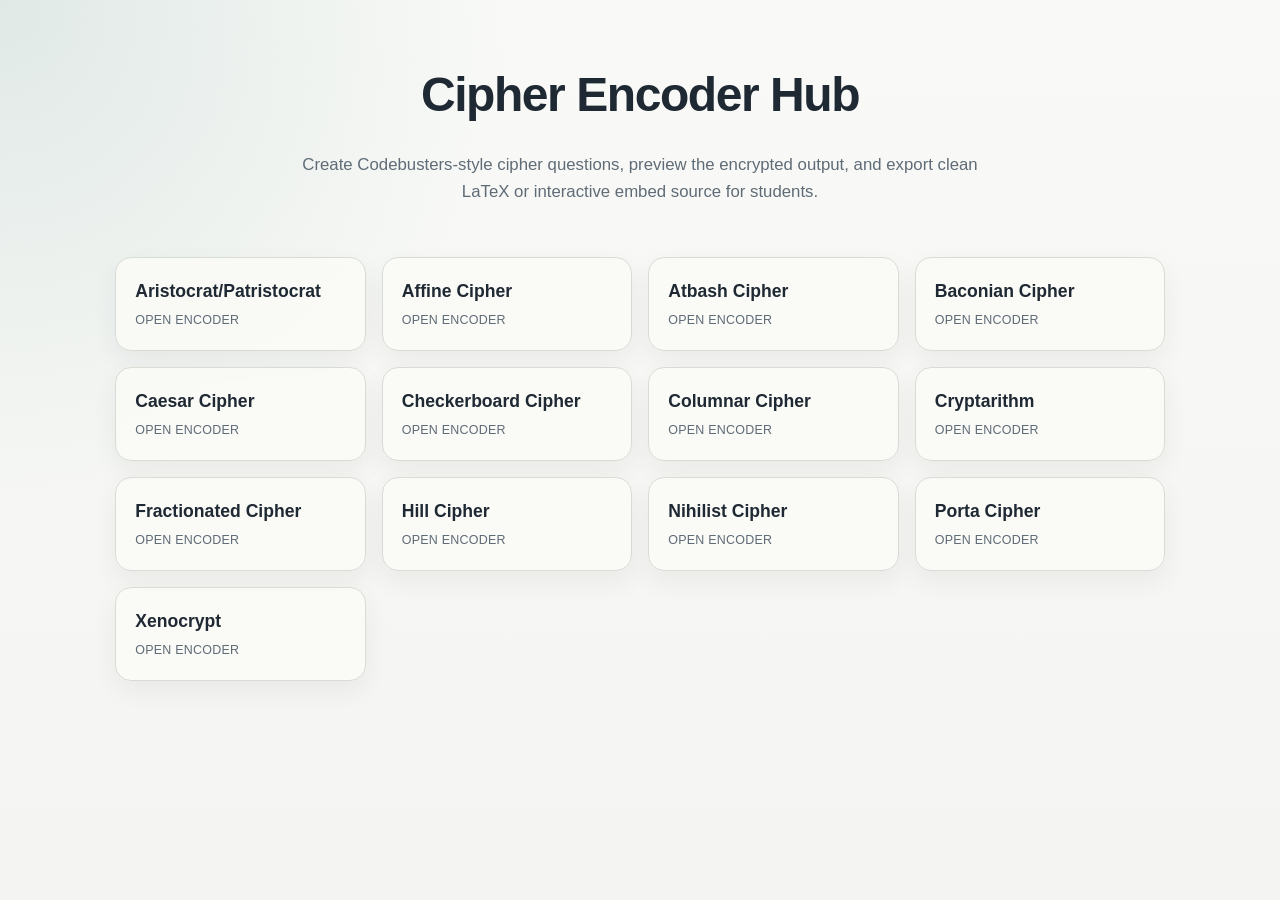
<file: index.html>
<!DOCTYPE html>
<html lang="en">
<head>
<meta charset="UTF-8">
<title>Cipher Hub</title>
<link rel="stylesheet" href="cipherstyle.css">
</head>
<body>

<header class="site-hero">
  <h1>Cipher Encoder Hub</h1>
  <p>Create Codebusters-style cipher questions, preview the encrypted output, and export clean LaTeX or interactive embed source for students.</p>
</header>

<div class="cipher-list">
  <div class="cipher-card"><a href="monoalphabetic.html">Aristocrat/Patristocrat</a></div>
  <div class="cipher-card"><a href="affine.html">Affine Cipher</a></div>
  <div class="cipher-card"><a href="atbash.html">Atbash Cipher</a></div>
  <div class="cipher-card"><a href="baconian.html">Baconian Cipher</a></div>
  <div class="cipher-card"><a href="caesar.html">Caesar Cipher</a></div>
  <div class="cipher-card"><a href="checkerboard.html">Checkerboard Cipher</a></div>
  <div class="cipher-card"><a href="columnar.html">Columnar Cipher</a></div>
  <div class="cipher-card"><a href="cryptarithm.html">Cryptarithm</a></div>
  <div class="cipher-card"><a href="fractionated.html">Fractionated Cipher</a></div>
  <div class="cipher-card"><a href="hill.html">Hill Cipher</a></div>
  <div class="cipher-card"><a href="nihilist.html">Nihilist Cipher</a></div>
  <div class="cipher-card"><a href="porta.html">Porta Cipher</a></div>
  <div class="cipher-card"><a href="xenocrypt.html">Xenocrypt</a></div>
</div>

</body>
</html>
</file>
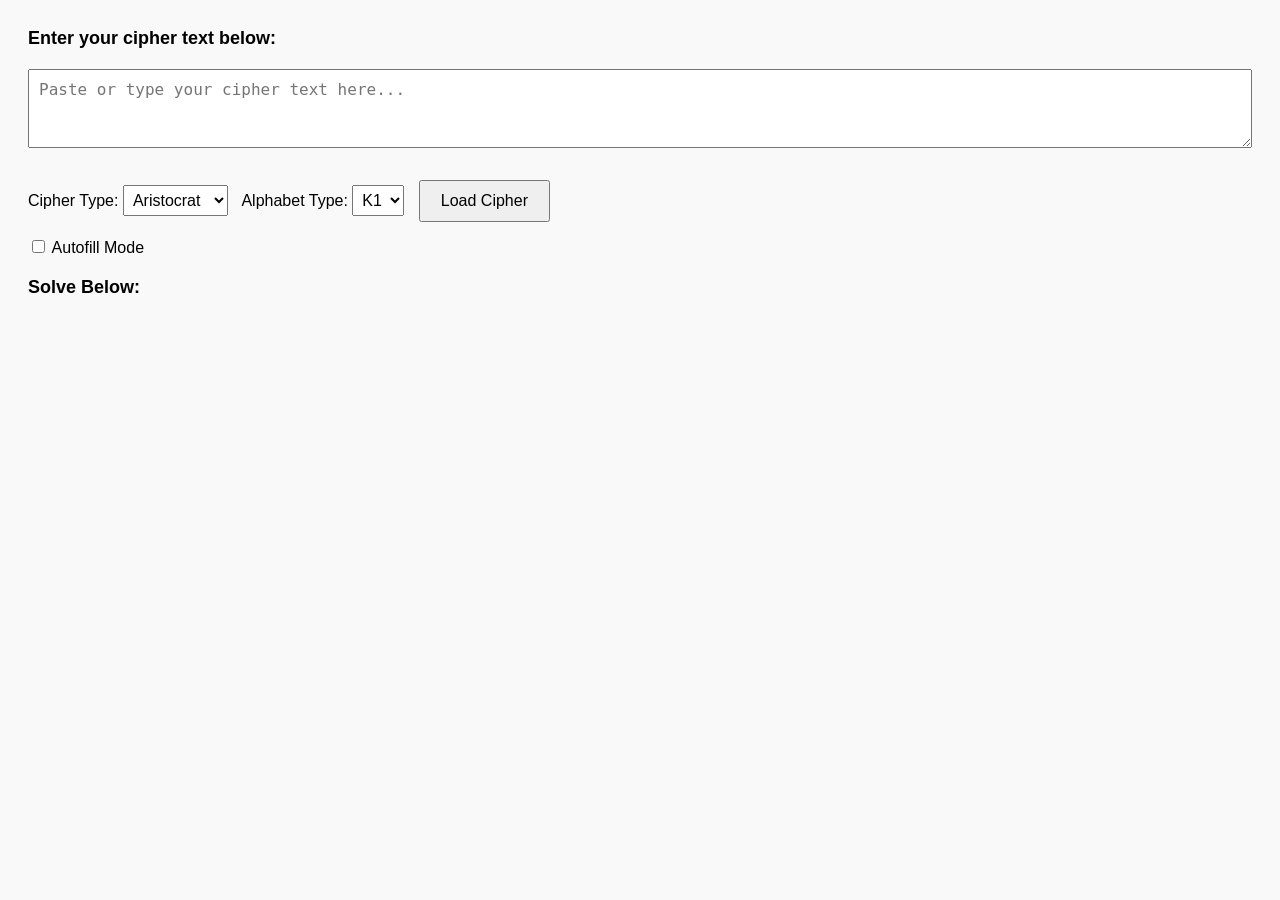
<file: frontends/index.html>
<!DOCTYPE html>
<html lang="en">
<head>
  <meta charset="UTF-8" />
  <title>Codebusters Practice</title>
  <style>
    body {
      font-family: Arial, sans-serif;
      padding: 20px;
      background: #f9f9f9;
    }

    .label {
      font-size: 18px;
      font-weight: bold;
      margin-bottom: 20px;
    }

    .word-group {
      display: flex;
      flex-direction: row;
      gap: 8px;
      margin-bottom: 10px;
      flex-wrap: nowrap;
    }

    .char-group {
      display: flex;
      flex-direction: column;
      align-items: center;
      gap: 4px;
    }

    .char-box {
      width: 35px;
      height: 35px;
      text-align: center;
      font-size: 18px;
      border: 1px solid #333;
      text-transform: uppercase;
      box-sizing: border-box;
      background: white;
    }

    .readonly {
      background: #ddd;
    }

    .space-box {
      background: #eee;
      border: 1px solid #ccc;
      pointer-events: none;
    }

    .punct-box {
      background: #f2f2f2;
      pointer-events: none;
    }

    .flex-wrap-container {
      display: flex;
      flex-wrap: wrap;
      gap: 10px;
      align-items: flex-start;
    }

    /* Focus look for the active input */
    .char-box:focus {
      outline: 2px solid gold;
      background-color: #fffbe6;
    }

    /* highlight applied to matching cells when Autofill ON
       or applied singly to the focused cell when Autofill OFF */
    .highlight {
      background-color: #fff5b3 !important;
    }

    #cipherInput {
      width: 100%;
      padding: 10px;
      font-size: 16px;
      box-sizing: border-box;
    }

    #loadButton {
      margin-top: 10px;
      padding: 10px 20px;
      font-size: 16px;
    }

    select {
      font-size: 16px;
      margin-right: 10px;
      padding: 5px;
    }

    table input {
      width: 25px;
      text-align: center;
      text-transform: uppercase;
    }

    table {
      border-collapse: collapse;
      width: 100%;
      text-align: center;
      margin-top: 20px;
    }

    th, td {
      border: 1px solid #333;
      padding: 4px;
    }

    th {
      background: #ccc;
    }

    .krow td {
      background: #eef;
    }
  </style>
</head>
<body>

  <div class="label">Enter your cipher text below:</div>
  <textarea id="cipherInput" rows="3" placeholder="Paste or type your cipher text here..."></textarea>
  <br /><br />

  <label for="cipherType">Cipher Type:</label>
  <select id="cipherType">
    <option value="Aristocrat">Aristocrat</option>
    <option value="Xenocrypt">Xenocrypt</option>
  </select>

  <label for="alphaType">Alphabet Type:</label>
  <select id="alphaType">
    <option value="K1">K1</option>
    <option value="K2">K2</option>
  </select>

  <button id="loadButton">Load Cipher</button>

  <div style="margin-top: 15px;">
    <label><input type="checkbox" id="autofillToggle"> Autofill Mode</label>
  </div>

  <div class="label" style="margin-top: 20px;">Solve Below:</div>
  <div class="flex-wrap-container" id="gridContainer"></div>

  <div id="frequencyTableContainer" style="margin-top: 30px;"></div>

  <script>
    let answerInputs = [];
    let kInputs = [];
    let cipherMapping = []; // { cipher: 'P', box: <input> }
    let autofillEnabled = false;
    let currentAlphaType = "K1";

    // create a char input box
    function createBox(ch, editable = false, isSpace = false, readonly = false) {
      const input = document.createElement('input');
      input.className = 'char-box';
      if (isSpace || ch === ' ') {
        input.value = ' ';
        input.readOnly = true;
        input.tabIndex = -1;
        input.classList.add('space-box');
      } else if (readonly || /^[.,;:'!?]$/.test(ch)) {
        input.value = ch.toUpperCase();
        input.readOnly = true;
        input.tabIndex = -1;
        input.classList.add('readonly');
        if (/^[.,;:'!?]$/.test(ch)) input.classList.add('punct-box');
      } else if (editable) {
        input.maxLength = 1;
        input.value = '';
      }
      return input;
    }

    // Add navigation, focus/blur, and input handling for grid inputs
    function addCursorLogic(inputs) {
      inputs.forEach((input, idx) => {
        // handle typed characters
        input.addEventListener('beforeinput', (e) => {
          if (e.inputType === 'insertText' && e.data) {
            e.preventDefault();
            const ch = e.data.toUpperCase();
            input.value = ch;
            handleAutofillFromGrid(input, ch);
            // after edit, highlight based on autofill state and focused cell
            if (autofillEnabled) highlightAllMatches(input.dataset.cipher);
            else highlightSingle(input);
            // advance focus
            let next = idx + 1;
            while (next < inputs.length && inputs[next].readOnly) next++;
            if (next < inputs.length) inputs[next].focus();
          }
        });

        // navigation and clearing
        input.addEventListener('keydown', (e) => {
          if (e.key === "Backspace") {
            e.preventDefault();
            input.value = '';
            handleAutofillFromGrid(input, '');
            if (autofillEnabled) highlightAllMatches(input.dataset.cipher);
            else highlightSingle(input);
            if (idx > 0) inputs[idx - 1].focus();
          } else if (e.key === "ArrowLeft") {
            e.preventDefault();
            let prev = idx - 1;
            while (prev >= 0 && inputs[prev].classList.contains("space-box")) prev--;
            if (prev >= 0) inputs[prev].focus();
          } else if (e.key === "ArrowRight") {
            e.preventDefault();
            let next = idx + 1;
            while (next < inputs.length && inputs[next].classList.contains("space-box")) next++;
            if (next < inputs.length) inputs[next].focus();
          }
        });

        // focus/blur: when focused show appropriate highlight behavior
        input.addEventListener('focus', () => {
          if (autofillEnabled) highlightAllMatches(input.dataset.cipher);
          else highlightSingle(input);
        });
        input.addEventListener('blur', clearHighlights);

        // hover should show the same as focus while hovering
        input.addEventListener('mouseenter', () => {
          if (autofillEnabled) highlightAllMatches(input.dataset.cipher);
          else highlightSingle(input);
        });
        input.addEventListener('mouseleave', () => {
          // only clear if not focused
          if (document.activeElement !== input) clearHighlights();
        });
      });
    }

    // highlight exactly one input element (the focused/hovered one)
    function highlightSingle(el) {
      clearHighlights();
      if (!el) return;
      el.classList.add('highlight');
    }

    // highlight all grid inputs that share the ciphertext letter
    function highlightAllMatches(cipherChar) {
      clearHighlights();
      if (!cipherChar) return;
      cipherMapping.forEach(item => {
        if (item.cipher === cipherChar) item.box.classList.add('highlight');
      });
    }

    function clearHighlights() {
      document.querySelectorAll('.highlight').forEach(n => n.classList.remove('highlight'));
    }

    // user typed in the grid: propagate changes when autofill on
    function handleAutofillFromGrid(input, plainVal) {
      if (!autofillEnabled) return;
      const cipherChar = input.dataset.cipher;

      // set every matching grid box
      cipherMapping.forEach(item => {
        if (item.cipher === cipherChar) item.box.value = plainVal;
      });

      // reflect in mapping table
      if (currentAlphaType === "K1") {
        // K1: each table cell corresponds to ciphertext, value = plaintext
        const tableCell = kInputs.find(k => k.dataset.cipher === cipherChar);
        if (tableCell) tableCell.value = plainVal;
      } else {
        // K2: table input corresponds to plaintext (input.dataset.plain)
        // when user types plainVal under cipherChar in grid, we should find the table input whose dataset.plain === plainVal
        // and set its value to the cipherChar (cipher above plain)
        if (!plainVal) {
          // clearing: remove any kInputs that had mapping to this cipherChar in their value
          kInputs.forEach(k => {
            if (k.value.toUpperCase() === cipherChar) k.value = '';
          });
          return;
        }
        const kCell = kInputs.find(k => k.dataset.plain === plainVal);
        if (kCell) kCell.value = cipherChar;
      }
    }

    // Build grid from cipher text
    function buildGrid(cipherText, cipherType, alphaType) {
      currentAlphaType = alphaType;
      const container = document.getElementById('gridContainer');
      container.innerHTML = '';
      answerInputs = [];
      kInputs = [];
      cipherMapping = [];

      const words = cipherText.trim().split(/\s+/);
      words.forEach((word, wi) => {
        const wordDiv = document.createElement('div');
        wordDiv.className = 'word-group';

        for (let i = 0; i < word.length; i++) {
          const ch = word[i];
          const charGroup = document.createElement('div');
          charGroup.className = 'char-group';

          const cipherBox = createBox(ch, false, false, true);
          charGroup.appendChild(cipherBox);

          if (/^[.,;:'!?]$/.test(ch)) {
            const punctBox = createBox(ch, false, false, true);
            punctBox.classList.add('punct-box');
            charGroup.appendChild(punctBox);
          } else {
            const answerBox = createBox('', true, false);
            answerBox.dataset.cipher = ch.toUpperCase();
            cipherMapping.push({ cipher: ch.toUpperCase(), box: answerBox });
            answerInputs.push(answerBox);
            charGroup.appendChild(answerBox);
          }

          wordDiv.appendChild(charGroup);
        }

        // add a spacer group for word separation
        const spaceGroup = document.createElement('div');
        spaceGroup.className = 'char-group';
        spaceGroup.appendChild(createBox(' ', false, true));
        spaceGroup.appendChild(createBox(' ', false, true));
        spaceGroup.appendChild(createBox(' ', false, true));
        wordDiv.appendChild(spaceGroup);

        container.appendChild(wordDiv);
      });

      addCursorLogic(answerInputs);
      showFrequencyTable(cipherText, cipherType, alphaType);
    }

    // Build frequency & mapping table and wire table inputs
    function showFrequencyTable(cipherText, cipherType, alphaType) {
      const freq = {};
      const letters = cipherType === 'Xenocrypt'
        ? [...'ABCDEFGHIJKLMNÑOPQRSTUVWXYZ']
        : [...'ABCDEFGHIJKLMNOPQRSTUVWXYZ'];

      letters.forEach(l => freq[l] = 0);
      for (const ch of cipherText.toUpperCase()) {
        if (letters.includes(ch)) freq[ch]++;
      }

      const container = document.getElementById('frequencyTableContainer');
      container.innerHTML = '';

      const table = document.createElement('table');
      const headerRow = document.createElement('tr');
      const countRow = document.createElement('tr');
      const kRow = document.createElement('tr');
      kRow.classList.add('krow');

      letters.forEach(letter => {
        const th = document.createElement('th');
        th.textContent = letter;
        headerRow.appendChild(th);

        const tdCount = document.createElement('td');
        tdCount.textContent = freq[letter];
        countRow.appendChild(tdCount);

        const tdK = document.createElement('td');
        const input = document.createElement('input');
        input.maxLength = 1;
        // dataset.cipher always marks which ciphertext letter this column is for
        input.dataset.cipher = letter;
        // dataset.plain used for K2: this input's 'plain' letter (top row) is the same letter in logical mapping
        input.dataset.plain = letter;

        // table input typing: use beforeinput to sanitize / uppercase
        input.addEventListener('beforeinput', (e) => {
          if (e.inputType === 'insertText' && e.data) {
            e.preventDefault();
            const val = e.data.toUpperCase();
            input.value = val;
            handleTableInput(input, val);
            // after typing, highlight appropriately
            if (autofillEnabled) {
              if (currentAlphaType === 'K1') highlightAllMatches(input.dataset.cipher);
              else highlightAllMatches(val); // in K2, val is the cipher letter typed above the plain letter
            } else {
              // Autofill off -> highlight only this table input (and don't highlight grid matches)
              clearHighlights();
              input.classList.add('highlight');
            }
          }
        });

        // backspace clearing
        input.addEventListener('keydown', (e) => {
          if (e.key === 'Backspace') {
            e.preventDefault();
            input.value = '';
            handleTableInput(input, '');
          }
        });

        // focus/hover highlighting for table inputs:
        input.addEventListener('focus', () => {
          if (autofillEnabled) {
            if (currentAlphaType === 'K1') highlightAllMatches(input.dataset.cipher);
            else {
              // K2: if the table input shows cipher letter (value), highlight all instances of that cipher letter
              const cipherVal = input.value ? input.value.toUpperCase() : null;
              highlightAllMatches(cipherVal || input.dataset.cipher);
            }
          } else {
            clearHighlights();
            input.classList.add('highlight'); // only highlight the table input itself
          }
        });
        input.addEventListener('blur', clearHighlights);

        // also show highlight on hover similar to focus
        input.addEventListener('mouseenter', () => {
          if (autofillEnabled) {
            if (currentAlphaType === 'K1') highlightAllMatches(input.dataset.cipher);
            else {
              const cipherVal = input.value ? input.value.toUpperCase() : null;
              highlightAllMatches(cipherVal || input.dataset.cipher);
            }
          } else {
            clearHighlights();
            input.classList.add('highlight');
          }
        });
        input.addEventListener('mouseleave', () => {
          if (document.activeElement !== input) clearHighlights();
        });

        tdK.appendChild(input);
        kInputs.push(input);
        kRow.appendChild(tdK);
      });

      // layout K1 vs K2
      if (alphaType === 'K1') {
        table.appendChild(headerRow); // ciphertext row
        table.appendChild(countRow);
        table.appendChild(kRow); // plaintext inputs below ciphertext
      } else {
        // K2: place mapping input row above ciphertext header visually
        table.appendChild(kRow); // mapping row (where user types ciphertext above plaintext)
        table.appendChild(headerRow);
        table.appendChild(countRow);
      }

      container.appendChild(table);
    }

    // Handle table edits -> propagate to grid (works for both K1 and K2 when autofill enabled)
    function handleTableInput(input, val) {
      if (!autofillEnabled) return;

      if (currentAlphaType === 'K1') {
        // In K1 the table input corresponds to the ciphertext column; value is plaintext.
        // So typing plaintext into the table cell should set all grid boxes for that ciphertext letter.
        const cipherCol = input.dataset.cipher; // column = ciphertext letter
        const plainVal = val;
        cipherMapping.forEach(item => {
          if (item.cipher === cipherCol) item.box.value = plainVal;
        });
      } else {
        // K2: input corresponds to a plaintext letter column visually; the user types the ciphertext letter above plain.
        // dataset.plain is the plaintext letter for this table input; val is the ciphertext letter user typed.
        const plainLetter = input.dataset.plain;
        const cipherLetter = val;
        if (!cipherLetter) {
          // cleared: remove mapping (clear grid cells that had this cipherLetter -> plainLetter)
          cipherMapping.forEach(item => {
            if (item.cipher === cipherLetter) item.box.value = '';
          });
          return;
        }
        // set every grid cell whose ciphertext === cipherLetter to show the plaintext (plainLetter)
        cipherMapping.forEach(item => {
          if (item.cipher === cipherLetter) item.box.value = plainLetter;
        });
      }
    }

    // wire autofill toggle
    document.getElementById('autofillToggle').addEventListener('change', (e) => {
      autofillEnabled = e.target.checked;
      // when toggling off, clear multi-highlights and keep only focused single highlight if any focused element
      clearHighlights();
      const active = document.activeElement;
      if (active && active.classList && active.classList.contains('char-box')) {
        active.classList.add('highlight');
      }
    });

    // load button
    document.getElementById('loadButton').addEventListener('click', () => {
      const text = document.getElementById('cipherInput').value || '';
      const cipherType = document.getElementById('cipherType').value;
      const alphaType = document.getElementById('alphaType').value;
      if (!text.trim()) return;
      buildGrid(text, cipherType, alphaType);
    });
  </script>
</body>
</html>
</file>
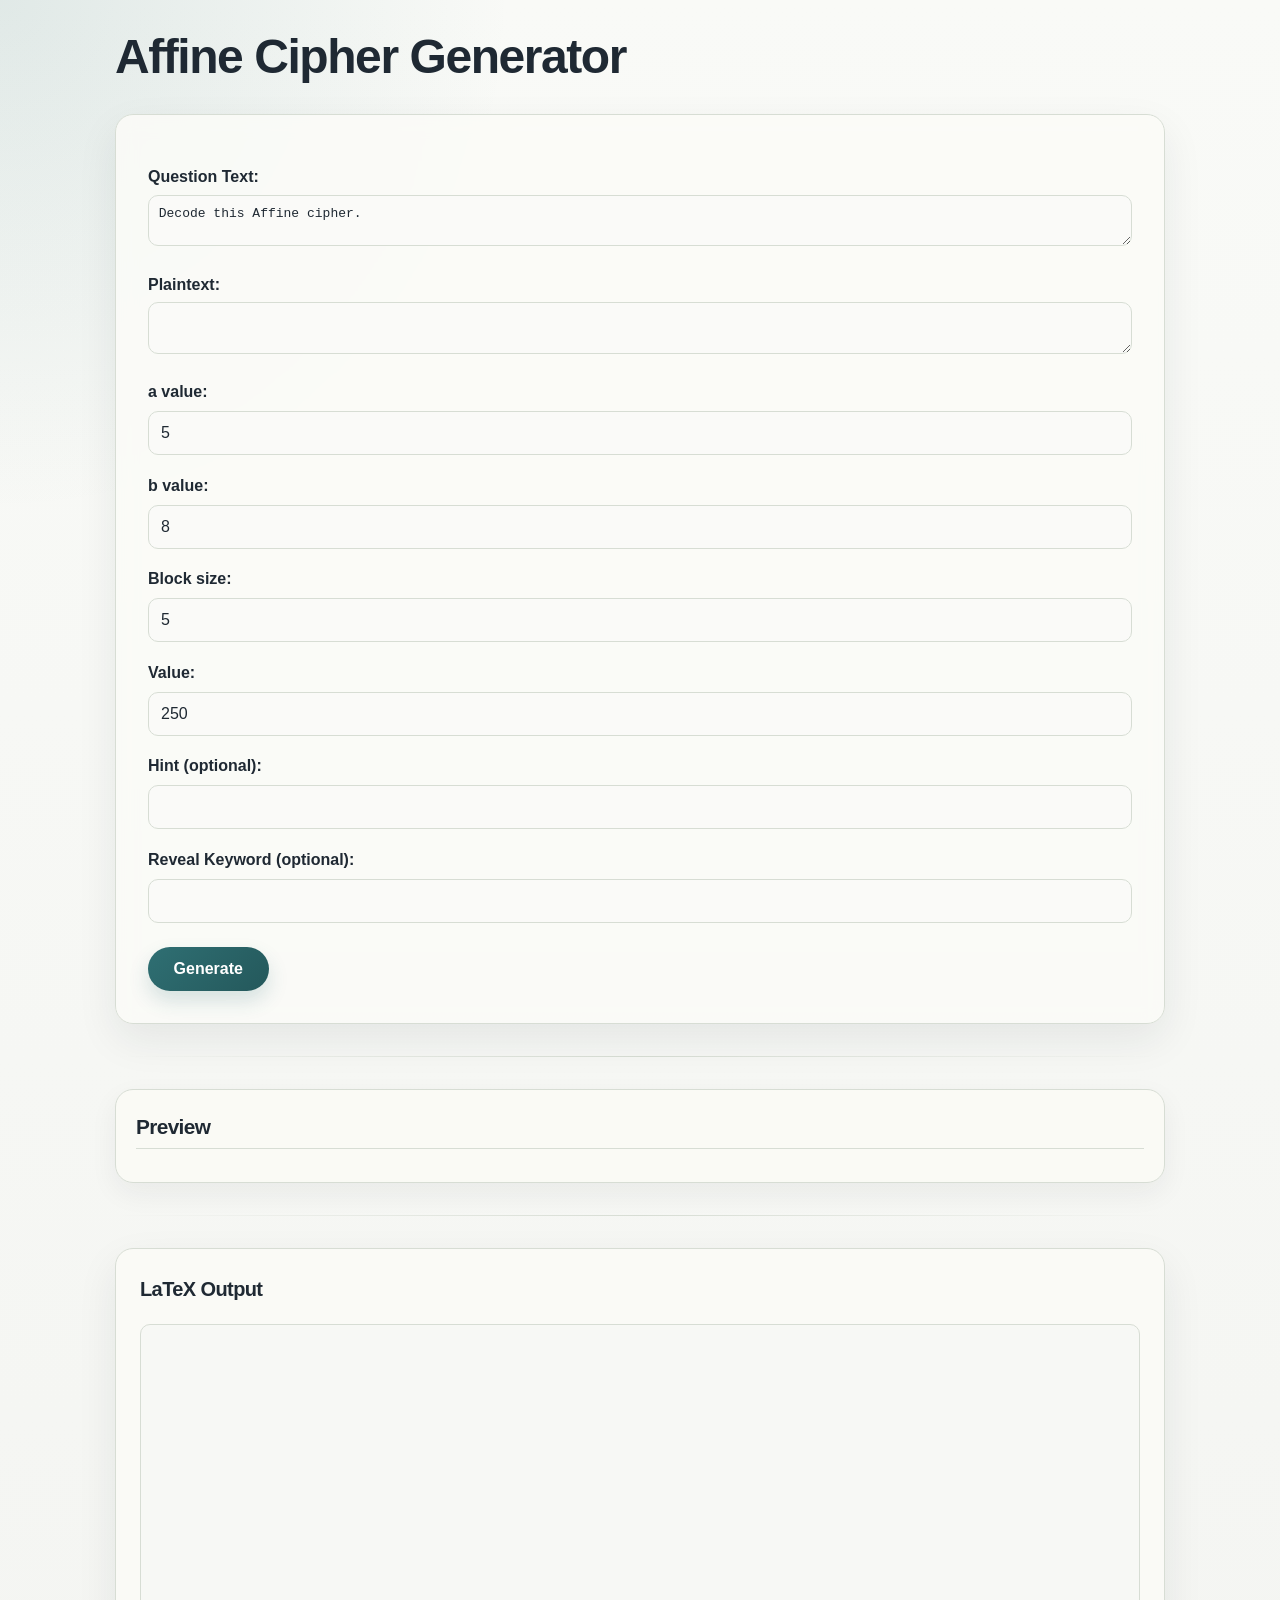
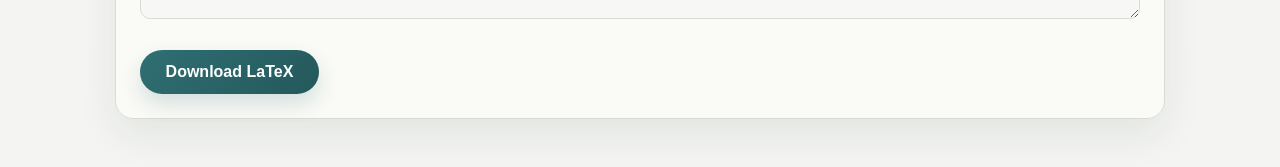
<file: affine.html>
<!DOCTYPE html>
<html lang="en">
<head>
<meta charset="UTF-8">
<title>Affine Cipher Generator</title>
<link rel="stylesheet" href="cipherstyle.css">
</head>
<body>

<h1>Affine Cipher Generator</h1>

<form id="affineForm" onsubmit="event.preventDefault(); generateAffineCipher();">
  <label>
    Question Text:
    <textarea id="qtext">Decode this Affine cipher.</textarea>
  </label>
  <label>
    Plaintext:
    <textarea id="plaintext" required></textarea>
  </label>
  <label>
    a value:
    <input type="number" id="a" value="5" required>
  </label>
  <label>
    b value:
    <input type="number" id="b" value="8" required>
  </label>
  <label>
    Block size:
    <input type="number" id="bs" value="5" required>
  </label>
  <label>
    Value:
    <input type="number" id="value" value="250" required>
  </label>
  <label>
    Hint (optional):
    <input type="text" id="hint">
  </label>
  <label>
    Reveal Keyword (optional):
    <input type="text" id="revealKeyword">
  </label>
  <button type="submit">Generate</button>
</form>

<div class="divider"></div>

<div class="preview">
  <h2>Preview</h2>
  <div id="cipherOutput"><pre></pre></div>
</div>

<div class="divider"></div>

<div class="output">
  <h2>LaTeX Output</h2>
  <textarea id="latexOutput" readonly rows="15"></textarea>
  <button onclick="downloadLatex()">Download LaTeX</button>
</div>

<script src="embed-output.js"></script>
<script>
function affineEncode(s, a, b, bs){
  s = s.toUpperCase().replace(/[^A-Z]/g,"");
  let encoded = [];
  for(let i=0; i<s.length; i++){
    let val = ((s.charCodeAt(i) - 65)*a + b) % 26;
    encoded.push(String.fromCharCode(val + 65));
  }
  // Add block spacing
  let result = "";
  for(let i=0;i<encoded.length;i++){
    result += encoded[i];
    if((i+1) % bs === 0) result += " ";
  }
  return result.trim();
}

function affineFormatSentence(s){
  let words = s.split(" ");
  let formatted = "";
  let line = "";
  let len = 0;
  for(let word of words){
    if(len + word.length + 1 > 52){
      formatted += line.trim() + "\n\n\n";
      line = word + " ";
      len = word.length + 1;
    } else {
      line += word + " ";
      len += word.length + 1;
    }
  }
  formatted += line.trim();
  return formatted;
}

async function generateAffineCipher(){
  const qtext = document.getElementById("qtext").value;
  const plaintext = document.getElementById("plaintext").value;
  const a = parseInt(document.getElementById("a").value);
  const b = parseInt(document.getElementById("b").value);
  const bs = parseInt(document.getElementById("bs").value);
  const value = document.getElementById("value").value;
  const hint = document.getElementById("hint").value;
  const revealKeyword = document.getElementById("revealKeyword").value;

  const encoded = affineEncode(plaintext, a, b, bs);
  const formatted = affineFormatSentence(encoded);

  // Preview
  document.getElementById("cipherOutput").innerHTML = "<pre>" + formatted + "</pre>";

  // LaTeX output
  let latex = [];
  if(hint){
    latex.push(`\\normalsize \\question[${value}] ${qtext} You are told that ${hint}`);
  } else {
    latex.push(`\\normalsize \\question[${value}] Decrypt this quote which was encoded using the \\textbf{Affine} cipher with a=${a}, b=${b}.`);
  }
  latex.push("\\Large{\\begin{verbatim}");
  latex.push(formatted);
  latex.push("\\end{verbatim}}");
  latex.push("\\vfill \\uplevel{\\hrulefill}");

  const embedQuestion = hint
    ? `${qtext} You are told that ${hint}`
    : `Decrypt this quote which was encoded using the Affine cipher with a=${a}, b=${b}.`;
  await setLatexOrEmbedOutput("latexOutput", revealKeyword, "affine", {
    cipherType: "Affine",
    aristoType: "K2",
    questionText: questionTextWithValue(value, embedQuestion),
    cipherText: formatted,
    correctAnswer: lettersOnlyAnswer(plaintext)
  }, latex.join("\n"));
}

function downloadLatex(){
  const text = document.getElementById("latexOutput").value;
  const blob = new Blob([text], {type: "text/plain"});
  const a = document.createElement("a");
  a.href = URL.createObjectURL(blob);
  a.download = "affine_cipher.tex";
  a.click();
}
</script>
</body>
</html>
</file>
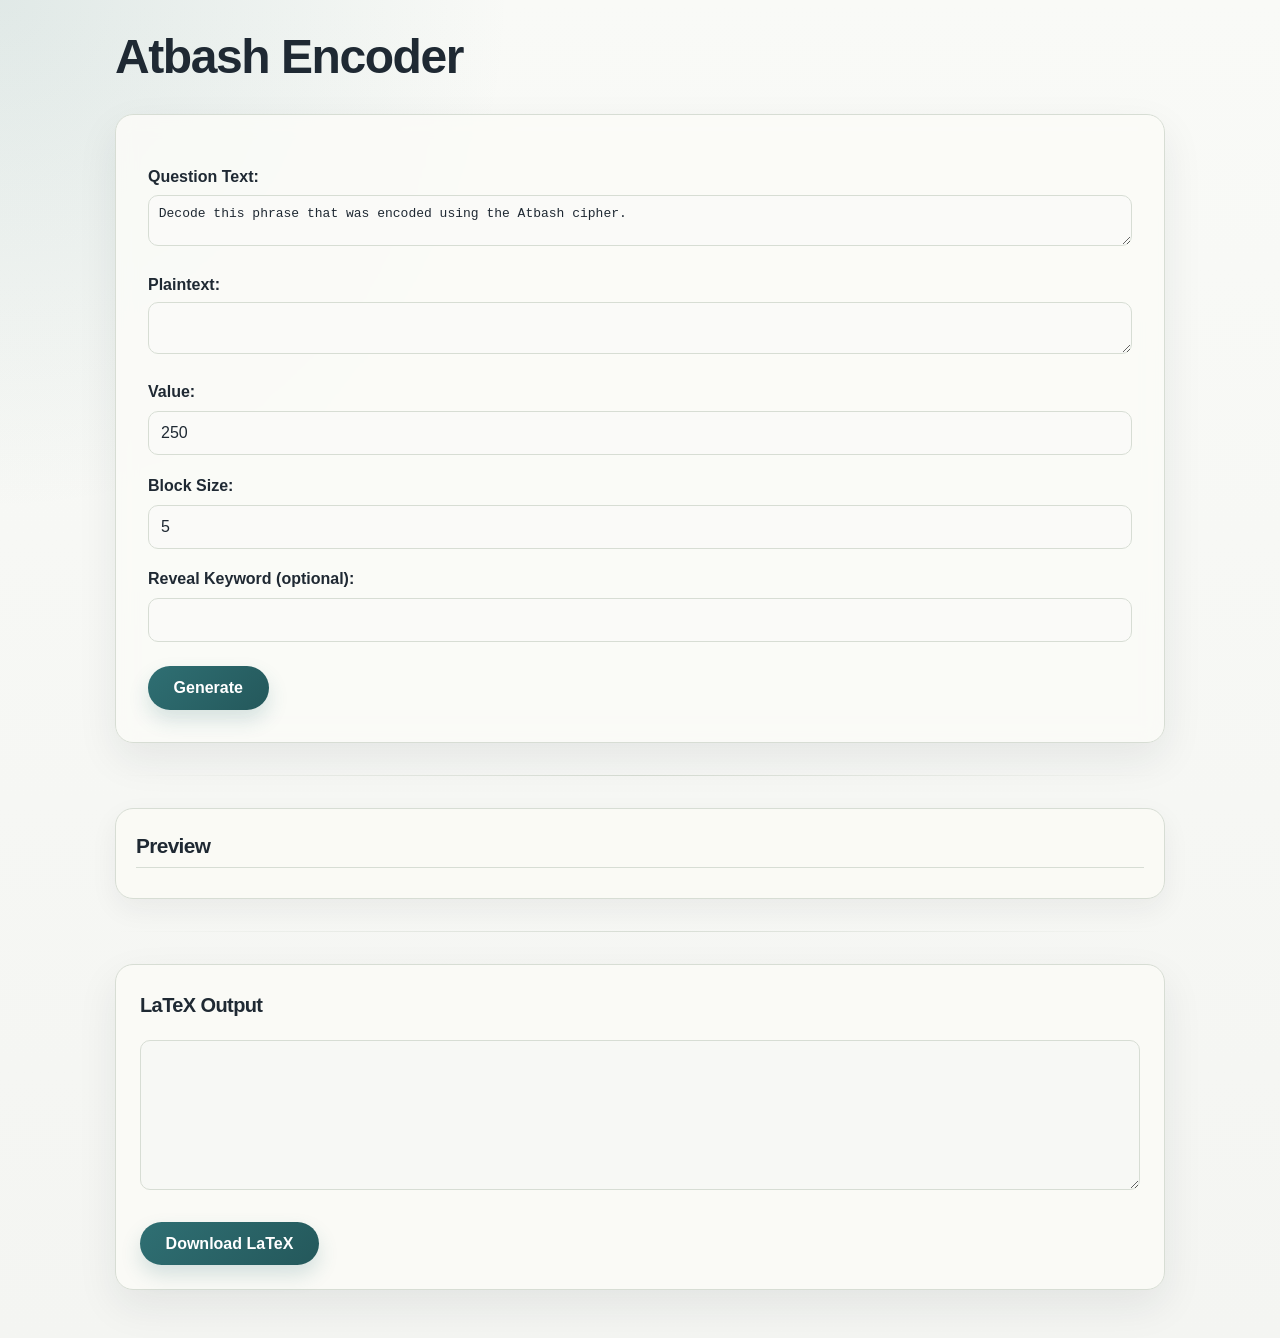
<file: atbash.html>
<!DOCTYPE html>
<html lang="en">
<head>
  <meta charset="UTF-8">
  <title>Atbash Cipher Generator</title>
  <link rel="stylesheet" href="cipherstyle.css">
</head>
<body>
  <h1>Atbash Encoder</h1>
  <form id="cipherForm" onsubmit="event.preventDefault(); generateCipher();">
    <label>
      Question Text:
      <textarea id="qtext" required>Decode this phrase that was encoded using the Atbash cipher.</textarea>
    </label>

    <label>
      Plaintext:
      <textarea id="plaintext" required></textarea>
    </label>

    <label>
      Value:
      <input type="number" id="value" value="250" required>
    </label>

    <label>
      Block Size:
      <input type="number" id="blocksize" value="5" required>
    </label>

    <label>
      Reveal Keyword (optional):
      <input type="text" id="revealKeyword">
    </label>

    <button type="submit">Generate</button>
  </form>

  <div class="divider"></div>

  <div class="preview">
  <h2>Preview</h2>
  <div id="cipherOutput" class="cipher"></div>
  <div id="plainOutput" class="plain"></div>
  </div>


  <div class="divider"></div>

  <div class="output">
    <h2>LaTeX Output</h2>
    <textarea id="latexOutput" readonly></textarea>
    <button onclick="downloadLatex()">Download LaTeX</button>
  </div>

  <script src="embed-output.js"></script>
  <script>
    function atbash(text) {
      const cleanedText = text.toUpperCase().replace(/[^A-Z]/g, '');
      const reverseMapping = {};
      for (let i = 0; i < 26; i++) {
        reverseMapping[String.fromCharCode(65 + i)] = String.fromCharCode(90 - i);
      }
      return cleanedText.split('').map(char => reverseMapping[char] || char).join('');
    }

    function aristoFormatSentence(s) {
      let words = s.split(/\s+/);
      let formatted = "", line = "", len = 0;
      for (let word of words) {
        if (len + word.length + 1 > 52) {
          formatted += line.trim() + "\n\n\n";
          line = word + " ";
          len = word.length + 1;
        } else {
          line += word + " ";
          len += word.length + 1;
        }
      }
      formatted += line.trim();
      return formatted;
    }
    
    function atbashEncoder(text, bs, value, qtext) {
      const t = atbash(text);
      let v = "";
      for (let i = 0; i < t.length; i++) {
        v += t[i];
        if ((i + 1) % bs === 0) {
          v += " ";
        }
      }
      v = v.trim();

      const qtextSplit = qtext.split(" ");
      const atbashIndex = qtextSplit.indexOf("Atbash");
      if (atbashIndex !== -1) {
        qtextSplit[atbashIndex] = "\\textbf{Atbash}";
      }
      qtext = qtextSplit.join(" ");

      const result = [];
      result.push(`\\normalsize \\question[${value}] ${qtext}`);
      result.push("\\Large{");
      result.push("\\begin{verbatim}");
      result.push(aristoFormatSentence(v));
      result.push("\\end{verbatim}}");
      result.push("\\vfill");
      result.push("\\uplevel{\\hrulefill}");

      return result.join("\n");
    }

    async function generateCipher() {
      const qtext = document.getElementById('qtext').value;
      const s = document.getElementById('plaintext').value;
      const value = document.getElementById('value').value;
      const bs = parseInt(document.getElementById('blocksize').value) || 5;
      const revealKeyword = document.getElementById('revealKeyword').value;

      // Generate LaTeX
      const latex = atbashEncoder(s, bs, value, qtext);

      // Generate Cipher Text for preview
      const cipherText = atbash(s);
      let formattedCipher = "";
      for (let i = 0; i < cipherText.length; i++) {
        formattedCipher += cipherText[i];
        if ((i + 1) % bs === 0) {
          formattedCipher += " ";
        }
      }
      formattedCipher = formattedCipher.trim();
      await setLatexOrEmbedOutput("latexOutput", revealKeyword, "aristocrat", {
        cipherType: "Aristocrat",
        aristoType: "Atbash",
        questionText: questionTextWithValue(value, qtext),
        cipherText: aristoFormatSentence(formattedCipher),
        correctAnswer: lettersOnlyAnswer(s)
      }, latex);
      
      const cipherHTML = "<pre>" + aristoFormatSentence(formattedCipher) + "</pre>";
      document.getElementById('cipherOutput').innerHTML = cipherHTML;
      
      const plainHTML = "<pre>" + s.toUpperCase().replace(/[^A-Z]/g, " ") + "</pre>";
      document.getElementById('plainOutput').innerHTML = plainHTML;
    }

    function downloadLatex() {
      const text = document.getElementById('latexOutput').value;
      const blob = new Blob([text], {type: "text/plain"});
      const a = document.createElement('a');
      a.href = URL.createObjectURL(blob);
      a.download = "cipher.tex";
      a.click();
    }
  </script>
</body>
</html>
</file>
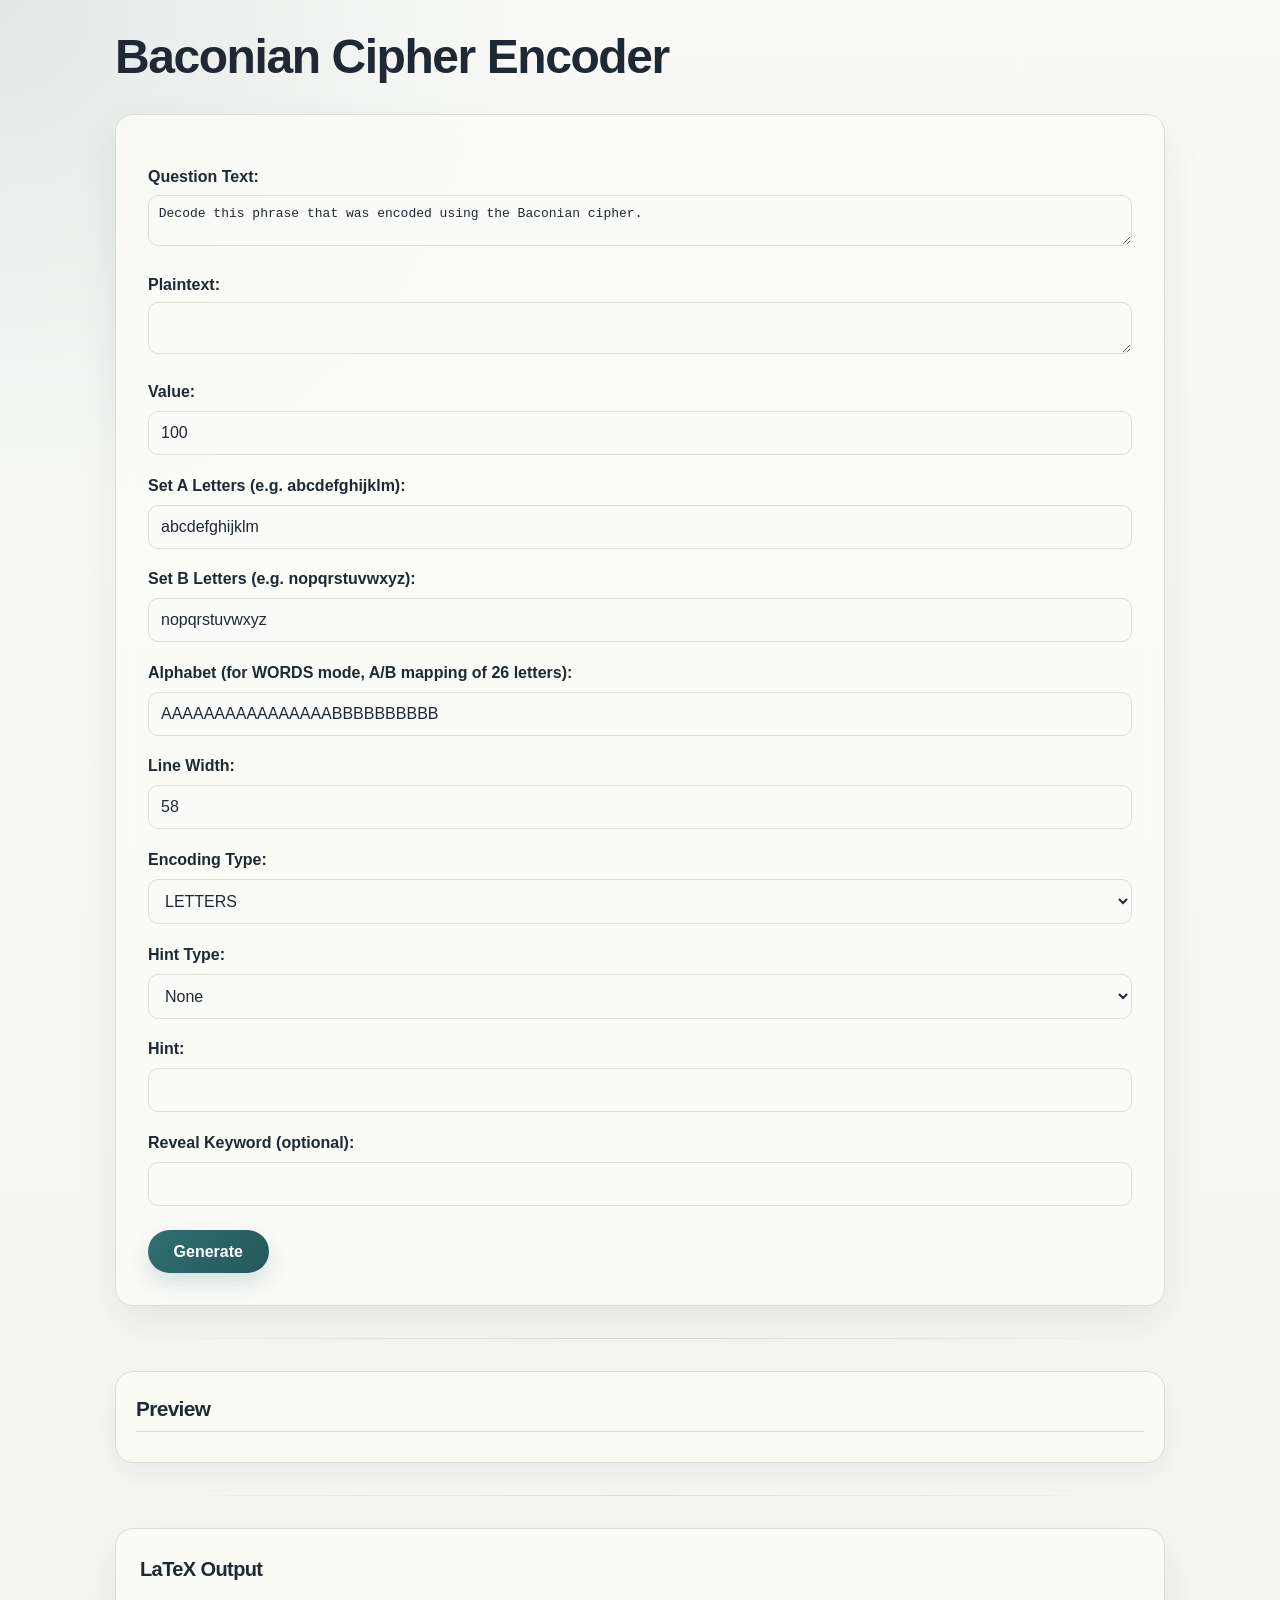
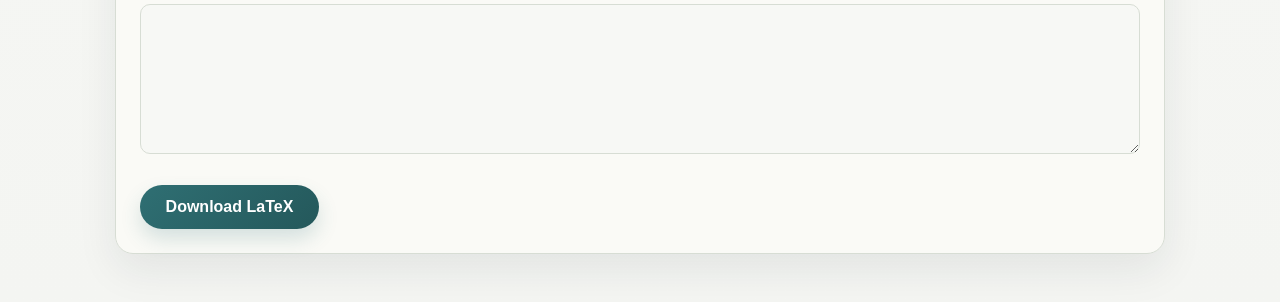
<file: baconian.html>
<!DOCTYPE html>
<html lang="en">
<head>
  <meta charset="UTF-8">
  <title>Baconian Cipher Generator</title>
  <link rel="stylesheet" href="cipherstyle.css">
</head>
<body>
  <h1>Baconian Cipher Encoder</h1>
  <form id="baconianForm" onsubmit="event.preventDefault(); generateBaconian();">
    <label>
      Question Text:
      <textarea id="qtext" required>Decode this phrase that was encoded using the Baconian cipher.</textarea>
    </label>
    <label>
      Plaintext:
      <textarea id="plaintext" required></textarea>
    </label>
    <label>
      Value:
      <input type="number" id="value" value="100" required>
    </label>
    <label>
      Set A Letters (e.g. abcdefghijklm):
      <input type="text" id="setA" value="abcdefghijklm">
    </label>
    <label>
      Set B Letters (e.g. nopqrstuvwxyz):
      <input type="text" id="setB" value="nopqrstuvwxyz">
    </label>
    <label>
      Alphabet (for WORDS mode, A/B mapping of 26 letters):
      <input type="text" id="alph" value="AAAAAAAAAAAAAAAABBBBBBBBBB">
    </label>
    <label>
      Line Width:
      <input type="number" id="lw" value="58">
    </label>
    <label>
      Encoding Type:
      <select id="encType">
        <option>LETTERS</option>
        <option>RANDOM LETTERS</option>
        <option>SEQUENCE</option>
        <option>WORDS</option>
      </select>
    </label>
    <label>
      Hint Type:
      <select id="hintType">
        <option>None</option>
        <option>Start Crib</option>
        <option>End Crib</option>
        <option>Letters</option>
      </select>
    </label>
    <label>
      Hint:
      <input type="text" id="hint">
    </label>
    <label>
      Reveal Keyword (optional):
      <input type="text" id="revealKeyword">
    </label>
    <button type="submit">Generate</button>
  </form>

  <div class="divider"></div>

  <div class="preview">
    <h2>Preview</h2>
    <div id="cipherOutput" class="cipher"></div>
    <div id="plainOutput" class="plain"></div>
  </div>

  <div class="divider"></div>

  <div class="output">
    <h2>LaTeX Output</h2>
    <textarea id="latexOutput" readonly></textarea>
    <button onclick="downloadLatex()">Download LaTeX</button>
  </div>

  <script src="embed-output.js"></script>
  <script>
    // Baconian mapping
    const baconianMap = {
      "A": "AAAAA","B": "AAAAB","C": "AAABA","D": "AAABB","E": "AABAA","F": "AABAB",
      "G": "AABBA","H": "AABBB","I": "ABAAA","J": "ABAAA","K": "ABAAB","L": "ABABA",
      "M": "ABABB","N": "ABBAA","O": "ABBAB","P": "ABBBA","Q": "ABBBB","R": "BAAAA",
      "S": "BAAAB","T": "BAABA","U": "BAABB","V": "BAABB","W": "BABAA","X": "BABAB",
      "Y": "BABBA","Z": "BABBB"
    };

    let wordList = [];

    // load 5-letter words from sgb-words.txt
    fetch("sgb-words.txt")
      .then(res => res.text())
      .then(text => {
        wordList = text.split(/\r?\n/).filter(w => w.length === 5);
      });

    function baconWordsEncoder(s) {
      s = s.replace(/[^A-Za-z]/g, "").toUpperCase();
      let baconed = "";
      for (let ch of s) {
        if (baconianMap[ch]) baconed += baconianMap[ch];
      }
      return baconed;
    }

    // --- WORDS MODE ---
    function getMatchingWords(first, second, third, fourth, fifth) {
      const matches = [];
      for (let w of wordList) {
        if (first.includes(w[0]) &&
            second.includes(w[1]) &&
            third.includes(w[2]) &&
            fourth.includes(w[3]) &&
            fifth.includes(w[4])) {
          matches.push(w);
        }
      }
      return matches;
    }

    function words(s, alph) {
      let encoded = baconWordsEncoder(s);
      alph = alph.replace(/\s+/g, "").toUpperCase();
      // build A and B sets
      let aSet = "", bSet = "";
      for (let i = 0; i < 26; i++) {
        if (alph[i] === "A") aSet += String.fromCharCode(65 + i);
        if (alph[i] === "B") bSet += String.fromCharCode(65 + i);
      }

      let worded = "";
      for (let y = 0; y < encoded.length; y += 5) {
        const chunk = encoded.slice(y, y + 5);
        if (chunk.length < 5) break;
        let sets = [];
        for (let ch of chunk) {
          sets.push(ch === "A" ? aSet.toLowerCase() : bSet.toLowerCase());
        }
        const wordsList = getMatchingWords(...sets);
        if (wordsList.length > 0) {
          let choice = wordsList[Math.floor(Math.random() * wordsList.length)];
          worded += choice.toUpperCase() + " ";
        }
      }
      return wordsFormatSentence(worded);
    }

    function wordsFormatSentence(s) {
      const wordsArr = s.trim().split(/\s+/);
      let formatted = "";
      let currentLine = "";
      let totalLen = 0;
      for (let word of wordsArr) {
        if (totalLen + word.length + 1 > 58) {
          formatted += currentLine.trim() + "\n\n\n";
          currentLine = word + " ";
          totalLen = word.length + 1;
        } else {
          currentLine += word + " ";
          totalLen += word.length + 1;
        }
      }
      formatted += currentLine.trim();
      return formatted;
    }

    // --- LETTER MODES ---
    function baconLetterEncoder(s, a, b, lw, type) {
      let baconed = baconWordsEncoder(s);
      let encoded = "";
      a = a.split('');
      b = b.split('');
      let x = 0, y = 0;

      if (type === "LETTERS") {
        for (let lettr of baconed) {
          if (lettr === "A") {
            encoded += a[x];
            x = (x + 1) % a.length;
          } else if (lettr === "B") {
            encoded += b[y];
            y = (y + 1) % b.length;
          }
        }
      } else if (type === "RANDOM LETTERS") {
        for (let lettr of baconed) {
          if (lettr === "A") {
            encoded += a[Math.floor(Math.random() * a.length)];
          } else if (lettr === "B") {
            encoded += b[Math.floor(Math.random() * b.length)];
          }
        }
      } else if (type === "SEQUENCE") {
        for (let lettr of baconed) {
          if (lettr === "A") {
            encoded += a[x];
          } else if (lettr === "B") {
            encoded += b[x];
          }
          x = (x + 1) % a.length;
        }
      }

      // add line breaks
      let spaced = "";
      for (let i = 0; i < encoded.length; i++) {
        spaced += encoded[i];
        if ((i + 1) % lw === 0 && i !== encoded.length - 1) {
          spaced += "\n\n\n";
        }
      }
      return spaced;
    }

    // --- FORMATTERS ---
    function baconianFormatter(qtext, s, a, b, alph, lw, value, type, hintType, hint) {
      s = s.replace(/[^A-Za-z]/g, "");
      let t = "";
      if (type === "WORDS") {
        t = words(s, alph);
      } else {
        t = baconLetterEncoder(s, a, b, lw, type);
      }

      let result = [];
      if (hintType === "Start Crib") {
        result.push(`\\normalsize \\question[${value}] ${qtext} You are told that the plaintext starts with ${hint}`);
      } else if (hintType === "End Crib") {
        result.push(`\\normalsize \\question[${value}] ${qtext} You are told that the plaintext ends with ${hint}`);
      } else if (hintType === "Letters" && hint.trim()) {
        result.push(`\\normalsize \\question[${value}] ${qtext} You are told that ${hint}`);
      } else {
        result.push(`\\normalsize \\question[${value}] ${qtext}`);
      }
      result.push("\n \\Large{");
      result.push("\\begin{verbatim}");
      result.push(`${t}\n`);
      result.push("\\end{verbatim}}\n");
      result.push("\\vfill");
      result.push("\\uplevel{\\hrulefill}");
      return result.join("\n");
    }

    async function generateBaconian() {
      const qtext = document.getElementById('qtext').value;
      const s = document.getElementById('plaintext').value;
      const a = document.getElementById('setA').value || "abcdefghijklm";
      const b = document.getElementById('setB').value || "nopqrstuvwxyz";
      const alph = document.getElementById('alph').value;
      const lw = parseInt(document.getElementById('lw').value) || 58;
      const value = document.getElementById('value').value;
      const type = document.getElementById('encType').value;
      const hint_type = document.getElementById('hintType').value;
      const hint = document.getElementById('hint').value;
      const revealKeyword = document.getElementById('revealKeyword').value;

      const latex = baconianFormatter(qtext, s, a, b, alph, lw, value, type, hint_type, hint);

      let preview = (type === "WORDS")
        ? words(s, alph)
        : baconLetterEncoder(s, a, b, lw, type);

      let embedQuestion = qtext;
      if (hint_type === "Start Crib") {
        embedQuestion += ` You are told that the plaintext starts with ${hint}`;
      } else if (hint_type === "End Crib") {
        embedQuestion += ` You are told that the plaintext ends with ${hint}`;
      } else if (hint_type === "Letters" && hint.trim()) {
        embedQuestion += ` You are told that ${hint}`;
      }
      await setLatexOrEmbedOutput("latexOutput", revealKeyword, "baconian", {
        cipherType: "Baconian",
        aristoType: "K2",
        questionText: questionTextWithValue(value, embedQuestion),
        cipherText: preview,
        correctAnswer: lettersOnlyAnswer(s)
      }, latex);

      document.getElementById('cipherOutput').innerHTML = "<pre>" + preview + "</pre>";
      document.getElementById('plainOutput').innerHTML = "<pre>" + s.replace(/[^a-zA-Z]/g, '').toUpperCase() + "</pre>";
    }

    function downloadLatex() {
      const text = document.getElementById('latexOutput').value;
      const blob = new Blob([text], {type: "text/plain"});
      const a = document.createElement('a');
      a.href = URL.createObjectURL(blob);
      a.download = "baconian_cipher.tex";
      a.click();
    }
  </script>
</body>
</html>
</file>
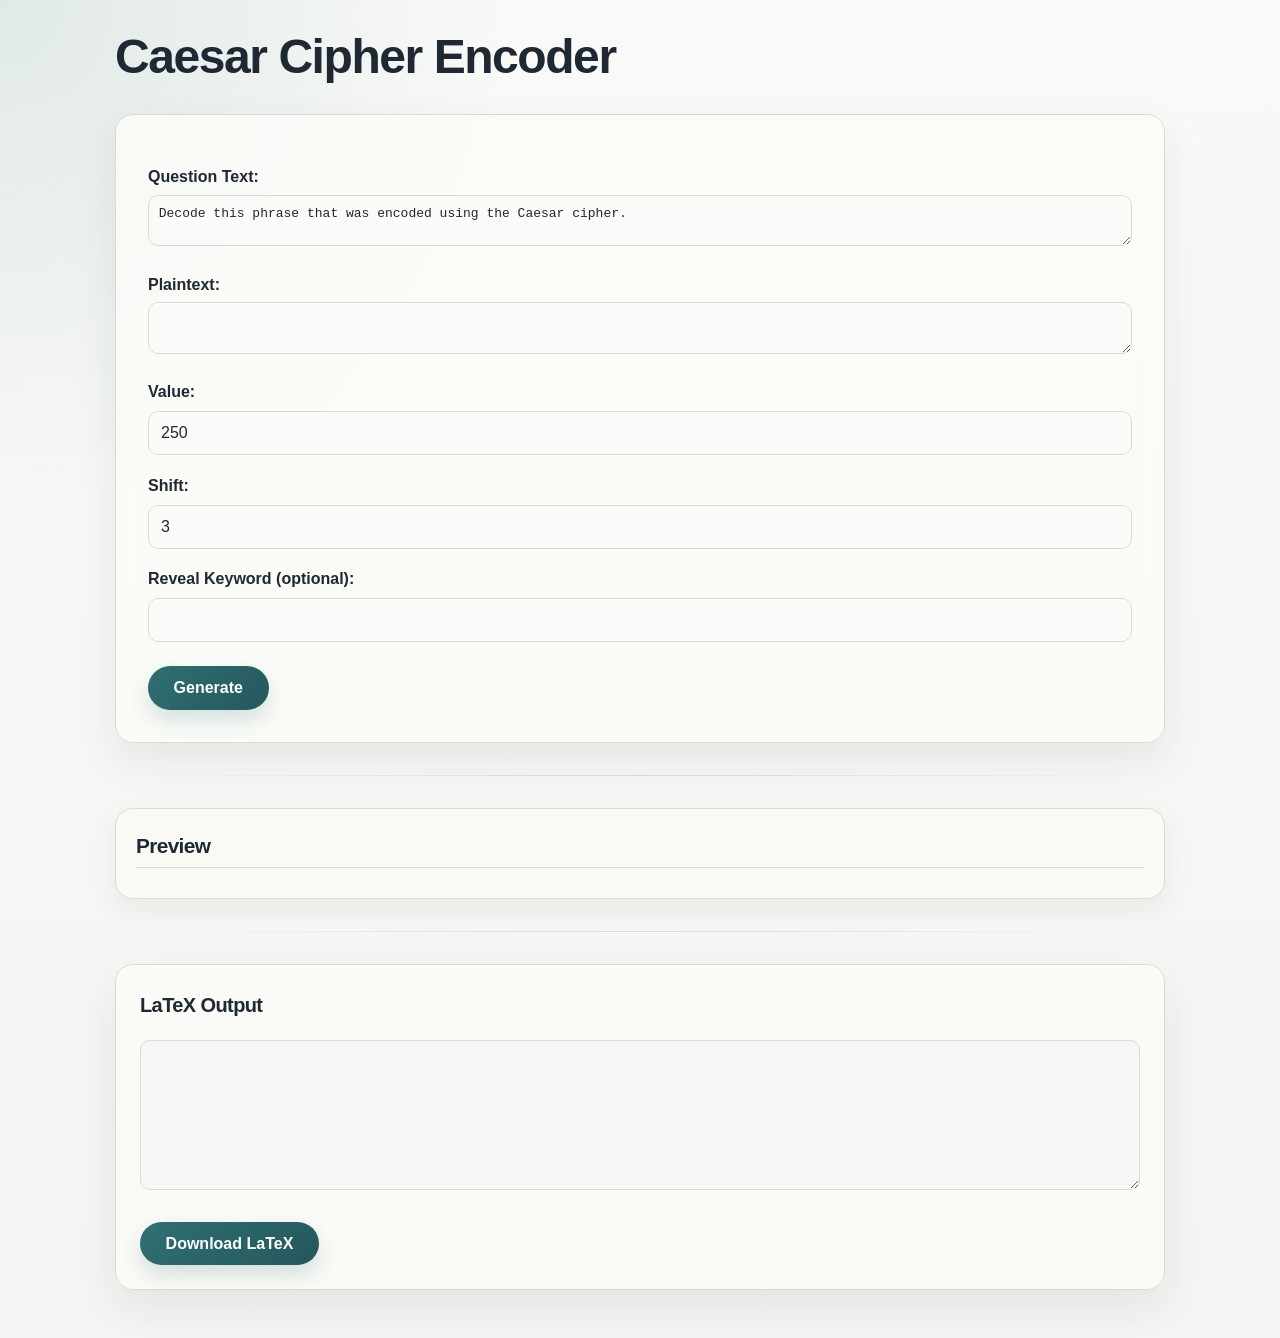
<file: caesar.html>
<!DOCTYPE html>
<html lang="en">
<head>
  <meta charset="UTF-8">
  <title>Caesar Cipher Generator</title>
  <link rel="stylesheet" href="cipherstyle.css">  
</head>
<body>
  <h1>Caesar Cipher Encoder</h1>
  <form id="cipherForm" onsubmit="event.preventDefault(); generateCipher();">
    <label>
      Question Text:
      <textarea id="qtext" required>Decode this phrase that was encoded using the Caesar cipher.</textarea>
    </label>

    <label>
      Plaintext:
      <textarea id="plaintext" required></textarea>
    </label>

    <label>
      Value:
      <input type="number" id="value" value="250" required>
    </label>

    <label>
      Shift:
      <input type="number" id="shift" value="3">
    </label>

    <label>
      Reveal Keyword (optional):
      <input type="text" id="revealKeyword">
    </label>

    <button type="submit">Generate</button>
  </form>

  <div class="divider"></div>

  <div class="preview">
    <h2>Preview</h2>
    <div id="cipherOutput" class="cipher"></div>
    <div id="plainOutput" class="plain"></div>
  </div>

  <div class="divider"></div>

  <div class="output">
    <h2>LaTeX Output</h2>
    <textarea id="latexOutput" readonly></textarea>
    <button onclick="downloadLatex()">Download LaTeX</button>
  </div>

  <script src="embed-output.js"></script>
  <script>
    function caesarEncoder(s, shift, bs) {
      s = s.toUpperCase().replace(/[^A-Z]/g, "");
      let encoded = [];
      for (let i = 0; i < s.length; i++) {
        let val = (s.charCodeAt(i) - 65 + shift) % 26;
        encoded.push(String.fromCharCode(val + 65));
      }
      let nospace = encoded.join("");
      let spaced = "";
      for (let i = 0; i < nospace.length; i++) {
        spaced += nospace[i];
        if (i % bs === bs - 1) spaced += " ";
      }
      return spaced.trim();
    }

    function caesarFormatSentence(s) {
      let words = s.split(/\s+/);
      let formatted = "", line = "", len = 0;
      for (let word of words) {
        if (len + word.length + 1 > 52) {
          formatted += line.trim() + "\n\n\n";
          line = word + " ";
          len = word.length + 1;
        } else {
          line += word + " ";
          len += word.length + 1;
        }
      }
      formatted += line.trim();
      return formatted;
    }

    function caesarFormatter(qtext, s, shift, value) {
      let encoded = caesarEncoder(s, shift, 5);
      let formatted = caesarFormatSentence(encoded);
      let result = [];
      result.push(`\\normalsize \\question[${value}] ${qtext}`);
      result.push("\n\\Large{");
      result.push("\\begin{verbatim}");
      result.push(formatted + "\n");
      result.push("\\end{verbatim}}");
      result.push("\\vfill \n");
      result.push("\\uplevel{\\hrulefill}");
      return result.join("\n");
    }

    async function generateCipher() {
      const qtext = document.getElementById('qtext').value;
      const s = document.getElementById('plaintext').value;
      const value = document.getElementById('value').value;
      const shift = parseInt(document.getElementById('shift').value) || 0;
      const revealKeyword = document.getElementById('revealKeyword').value;

      const latex = caesarFormatter(qtext, s, shift, value);

      const encoded = caesarEncoder(s, shift, 5);
      const formatted = caesarFormatSentence(encoded);
      await setLatexOrEmbedOutput("latexOutput", revealKeyword, "aristocrat", {
        cipherType: "Aristocrat",
        aristoType: "Caesar",
        questionText: questionTextWithValue(value, qtext),
        cipherText: formatted,
        correctAnswer: lettersOnlyAnswer(s)
      }, latex);

      document.getElementById('cipherOutput').innerHTML = "<pre>" + formatted + "</pre>";
      document.getElementById('plainOutput').innerHTML = "<pre>" + s.toUpperCase().replace(/[^A-Z]/g," ") + "</pre>";
    }

    function downloadLatex() {
      const text = document.getElementById('latexOutput').value;
      const blob = new Blob([text], {type: "text/plain"});
      const a = document.createElement('a');
      a.href = URL.createObjectURL(blob);
      a.download = "cipher.tex";
      a.click();
    }
  </script>
</body>
</html>
</file>
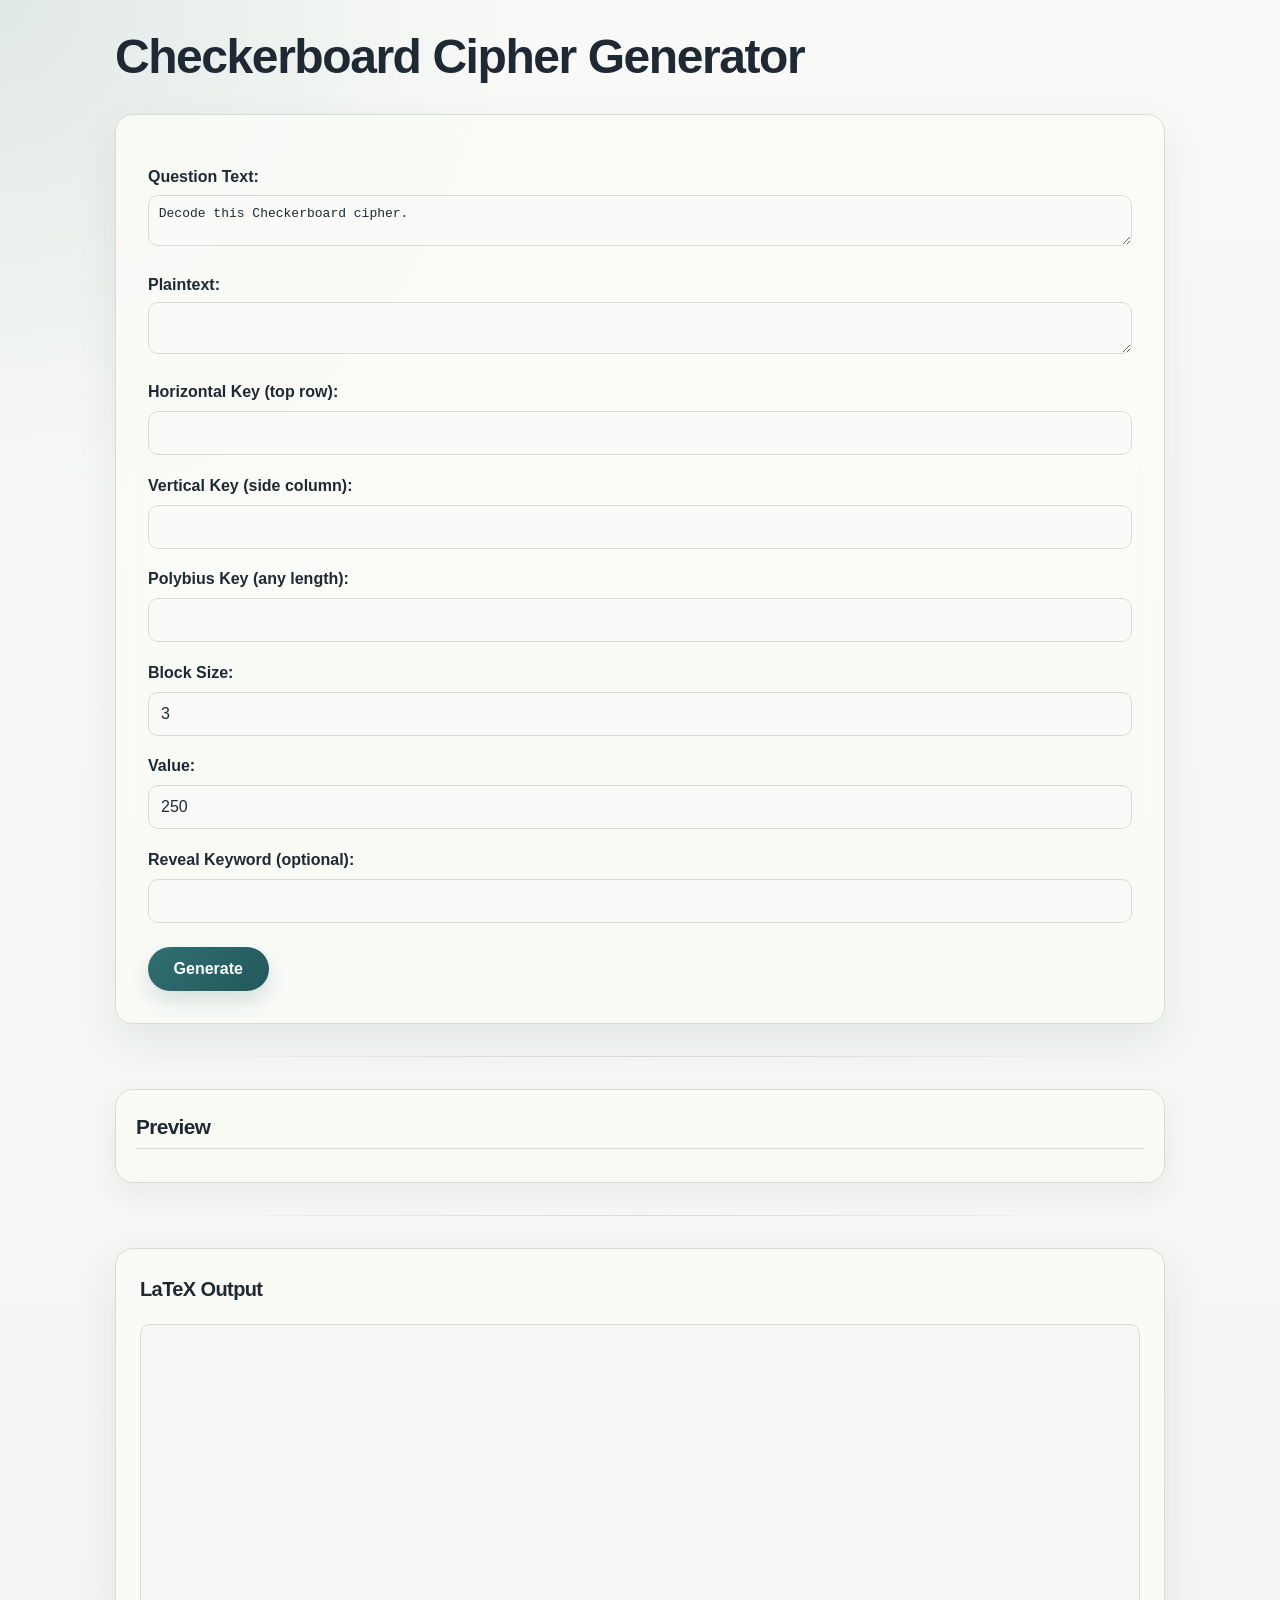
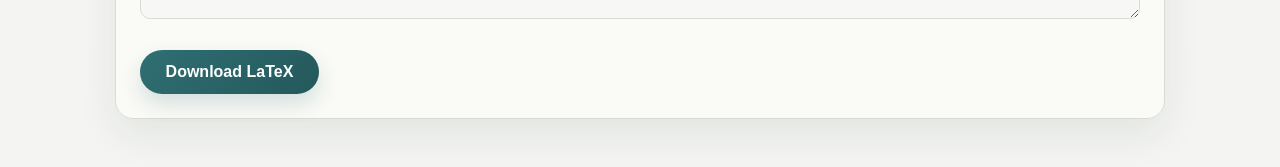
<file: checkerboard.html>
<!DOCTYPE html>
<html lang="en">
<head>
<meta charset="UTF-8">
<title>Checkerboard Cipher Generator</title>
<link rel="stylesheet" href="cipherstyle.css">
</head>
<body>

<h1>Checkerboard Cipher Generator</h1>

<form id="checkerboardForm" onsubmit="event.preventDefault(); generateCheckerboardCipher();">
  <label>
    Question Text:
    <textarea id="qtext" required>Decode this Checkerboard cipher.</textarea>
  </label>

  <label>
    Plaintext:
    <textarea id="plaintext" required></textarea>
  </label>

  <label>
    Horizontal Key (top row):
    <input type="text" id="hkey" required>
  </label>

  <label>
    Vertical Key (side column):
    <input type="text" id="vkey" required>
  </label>

  <label>
    Polybius Key (any length):
    <input type="text" id="polybius" required>
  </label>

  <label>
    Block Size:
    <input type="number" id="bs" value="3" required>
  </label>

  <label>
    Value:
    <input type="number" id="value" value="250" required>
  </label>

  <label>
    Reveal Keyword (optional):
    <input type="text" id="revealKeyword">
  </label>

  <button type="submit">Generate</button>
</form>

<div class="divider"></div>

<div class="preview">
<h2>Preview</h2>
<div id="cipherOutput"><pre></pre></div>
</div>

<div class="divider"></div>

<div class="output">
<h2>LaTeX Output</h2>
<textarea id="latexOutput" readonly rows="15"></textarea>
<button onclick="downloadLatex()">Download LaTeX</button>
</div>

<script src="embed-output.js"></script>
<script>
function checkerboardAlphabet(keyword){
    keyword = keyword.toLowerCase().replace(/j/g,"i");
    let seen = new Set();
    let result = [];
    for(let c of keyword){
        if(c.match(/[a-z]/) && !seen.has(c)){
            seen.add(c);
            result.push(c);
        }
    }
    let alphabet = "abcdefghiklmnopqrstuvwxyz";
    for(let c of alphabet){
        if(!seen.has(c)) result.push(c);
    }
    return result.join('');
}

function checkerboardEncoder(hkey, vkey, alph, s, bs){
    hkey = hkey.toUpperCase();
    vkey = vkey.toUpperCase();
    alph = alph.toUpperCase();
    s = s.replace(/[^a-zA-Z]/g,'').toUpperCase().replace(/J/g,"I");

    let pkDict = {};
    for(let i=0;i<5;i++){
        for(let j=0;j<5;j++){
            let idx = j + i*5;
            if(idx < alph.length) pkDict[alph[idx]] = vkey[i] + hkey[j];
        }
    }

    let encoded = [];
    for(let c of s){
        encoded.push(pkDict[c] || c);
    }

    // Nihilist-style spacing
    let result = "";
    let blockCount = 0;
    let blocksPerLine = bs < 7 ? 3 : 2;

    for (let i = 0; i < encoded.length; i += bs) {
        let block = encoded.slice(i, i + bs).join(" ");
        if(bs === 1){
            result += block + " ";
        } else {
            result += block + "   ";
        }
        blockCount++;
        if(blockCount === blocksPerLine){
            result += "\n\n\n";
            blockCount = 0;
        }
    }

    return result.trim();
}

async function generateCheckerboardCipher(){
    const qtext = document.getElementById("qtext").value;
    const plaintext = document.getElementById("plaintext").value;
    const hkey = document.getElementById("hkey").value;
    const vkey = document.getElementById("vkey").value;
    const poly = document.getElementById("polybius").value;
    const bs = parseInt(document.getElementById("bs").value);
    const value = document.getElementById("value").value;
    const revealKeyword = document.getElementById("revealKeyword").value;

    const alph = checkerboardAlphabet(poly);
    const encoded = checkerboardEncoder(hkey,vkey,alph,plaintext,bs);

    document.getElementById("cipherOutput").innerHTML = "<pre>"+encoded+"</pre>";

    // LaTeX
    let latex = [];
    latex.push(`\\normalsize \\question[${value}] ${qtext}`);
    latex.push("\\Large{\\begin{verbatim}");
    latex.push(encoded);
    latex.push("\\end{verbatim}}");
    latex.push("\\begin{tabular}{|m{14pt}|m{14pt}|m{14pt}|m{14pt}|m{14pt}|}");
    latex.push("\\hline");
    latex.push("&&&&  \\\\");
    latex.push("\\hline");
    latex.push("&&&&  \\\\");
    latex.push("\\hline");
    latex.push("&&&&  \\\\");
    latex.push("\\hline");
    latex.push("&&&&  \\\\");
    latex.push("\\hline");
    latex.push("&&&&  \\\\");
    latex.push("\\hline");
    latex.push("\\end{tabular} \n");
    latex.push("\\vfill \n");
    latex.push("\\uplevel{\\hrulefill}");

    await setLatexOrEmbedOutput("latexOutput", revealKeyword, "checkerboard", {
        cipherType: "Checkerboard",
        questionText: questionTextWithValue(value, qtext),
        cipherText: encoded,
        correctAnswer: lettersOnlyAnswer(plaintext)
    }, latex.join("\n"));
}

function downloadLatex(){
    const text = document.getElementById("latexOutput").value;
    const blob = new Blob([text], {type: "text/plain"});
    const a = document.createElement("a");
    a.href = URL.createObjectURL(blob);
    a.download = "checkerboard_cipher.tex";
    a.click();
}
</script>
</body>
</html>
</file>
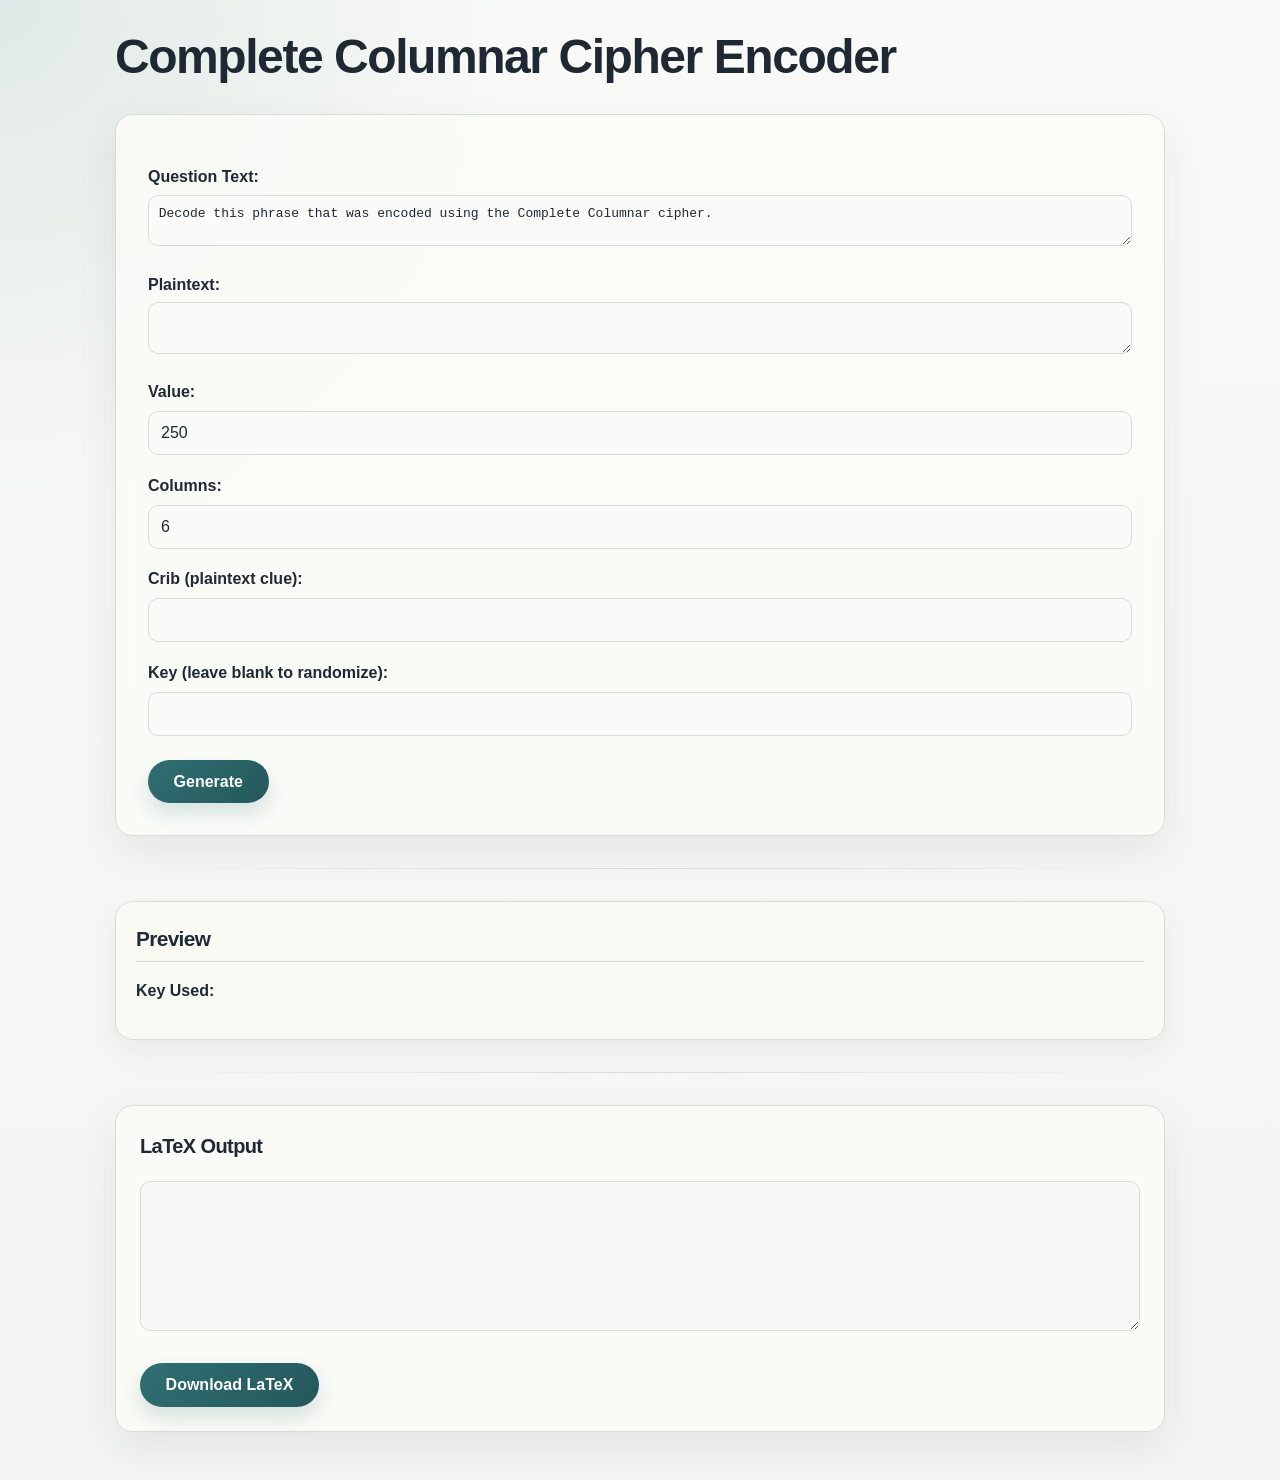
<file: columnar.html>
<!DOCTYPE html>
<html lang="en">
<head>
  <meta charset="UTF-8">
  <title>Columnar Cipher Generator</title>
  <link rel="stylesheet" href="cipherstyle.css">  
</head>
<body>
  <h1>Complete Columnar Cipher Encoder</h1>
  <form id="cipherForm" onsubmit="event.preventDefault(); generateCipher();">
    <label>
      Question Text:
      <textarea id="qtext" required>Decode this phrase that was encoded using the Complete Columnar cipher.</textarea>
    </label>

    <label>
      Plaintext:
      <textarea id="plaintext" required></textarea>
    </label>

    <label>
      Value:
      <input type="number" id="value" value="250" required>
    </label>

    <label>
      Columns:
      <input type="number" id="columns" value="6" required>
    </label>

    <label>
      Crib (plaintext clue):
      <input type="text" id="crib" required>
    </label>

    <label>
      Key (leave blank to randomize):
      <input type="text" id="key">
    </label>

    <button type="submit">Generate</button>
  </form>

  <div class="divider"></div>

  <div class="preview">
    <h2>Preview</h2>
    <p><strong>Key Used:</strong> <span id="keyDisplay"></span></p>
    <div id="cipherOutput" class="cipher"></div>
    <div id="plainOutput" class="plain"></div>
  </div>

  <div class="divider"></div>

  <div class="output">
    <h2>LaTeX Output</h2>
    <textarea id="latexOutput" readonly></textarea>
    <button onclick="downloadLatex()">Download LaTeX</button>
  </div>

  <script>
    function encryptColumnarMessage(msg, key) {
      msg = msg.replace(/[^A-Z]/g, "").toUpperCase();
      let msgArr = msg.split("");
      let col = key.length;
      let row = Math.ceil(msgArr.length / col);

      let fillNull = row * col - msgArr.length;
      for (let i = 0; i < fillNull; i++) msgArr.push("X");

      let matrix = [];
      for (let i = 0; i < msgArr.length; i += col) {
        matrix.push(msgArr.slice(i, i + col));
      }

      let keyLst = key.split("").slice().sort();
      let cipher = "";
      for (let k = 0; k < col; k++) {
        let currIdx = key.indexOf(keyLst[k]);
        for (let r = 0; r < row; r++) {
          cipher += matrix[r][currIdx];
        }
      }
      return cipher;
    }

    function columnarFormatter(qtext, s, key, crib, value) {
      s = s.replace(/[^a-zA-Z]/g, "");
      let t = encryptColumnarMessage(s, key);

      let spaced = "";
      for (let i = 0; i < t.length; i++) {
        spaced += t[i];
        if (i % 5 === 4) spaced += " ";
      }
      let words = spaced.trim().split(/\s+/);

      let formatted = "", line = "", len = 0;
      for (let word of words) {
        if (len + word.length + 1 > 52) {
          formatted += line.trim() + "\n\n\n";
          line = word + " ";
          len = word.length + 1;
        } else {
          line += word + " ";
          len += word.length + 1;
        }
      }
      formatted += line.trim();

      let result = [];
      result.push(`\\normalsize \\question[${value}] Decode this phrase that was encoded using the \\textbf{Complete Columnar} cipher. You are told that the plaintext contains \\textbf{${crib.toUpperCase()}}.`);
      result.push("\n \\Large{");
      result.push("\\begin{verbatim}");
      result.push(formatted + "\n");
      result.push("\\end{verbatim}}\n");
      result.push("\\vfill");
      result.push("\\uplevel{\\hrulefill}");
      return result.join("\n");
    }

    function generateCipher() {
      const qtext = document.getElementById('qtext').value;
      const s = document.getElementById('plaintext').value;
      const value = document.getElementById('value').value;
      const columns = parseInt(document.getElementById('columns').value);
      const crib = document.getElementById('crib').value;
      let key = document.getElementById('key').value.trim();

      // if no key provided, randomize
      if (!key) {
        let keyArr = [...Array(columns).keys()].map(String);
        key = keyArr.sort(() => Math.random() - 0.5).join("");
        document.getElementById('key').value = key; // fill input so user sees it
      }

      document.getElementById('keyDisplay').innerText = key;

      const latex = columnarFormatter(qtext, s, key, crib, value);
      document.getElementById('latexOutput').value = latex;

      // preview cipher text
      let cipher = encryptColumnarMessage(s.replace(/[^a-zA-Z]/g, ""), key);

      let spaced = "";
      for (let i = 0; i < cipher.length; i++) {
        spaced += cipher[i];
        if (i % 5 === 4) spaced += " ";
      }
      let words = spaced.trim().split(/\s+/);
      let formatted = "", line = "", len = 0;
      for (let word of words) {
        if (len + word.length + 1 > 52) {
          formatted += line.trim() + "\n\n\n";
          line = word + " ";
          len = word.length + 1;
        } else {
          line += word + " ";
          len += word.length + 1;
        }
      }
      formatted += line.trim();

      document.getElementById('cipherOutput').innerHTML = "<pre>" + formatted + "</pre>";
      document.getElementById('plainOutput').innerHTML = "<pre>" + s.toUpperCase().replace(/[^A-Z]/g," ") + "</pre>";
    }

    function downloadLatex() {
      const text = document.getElementById('latexOutput').value;
      const blob = new Blob([text], {type: "text/plain"});
      const a = document.createElement('a');
      a.href = URL.createObjectURL(blob);
      a.download = "cipher.tex";
      a.click();
    }
  </script>
</body>
</html>
</file>
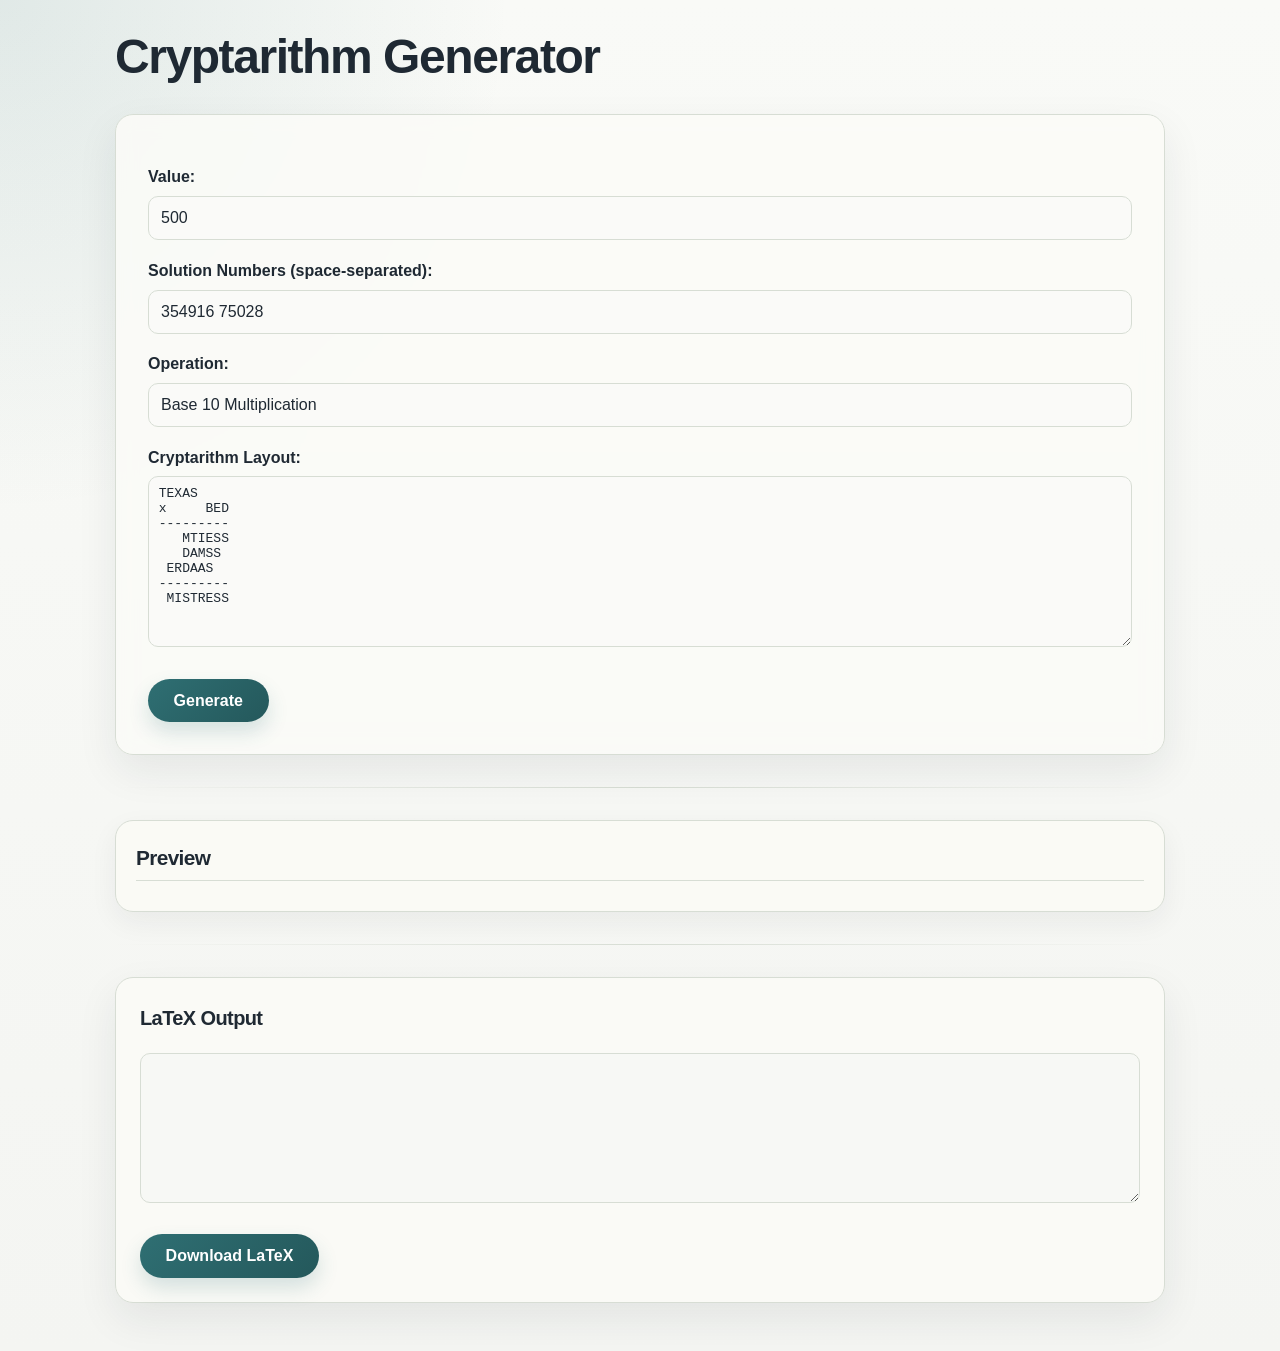
<file: cryptarithm.html>
<!DOCTYPE html>
<html lang="en">
<head>
  <meta charset="UTF-8">
  <title>Cryptarithm Generator</title>
  <link rel="stylesheet" href="cipherstyle.css">  
</head>
<body>
  <h1>Cryptarithm Generator</h1>
  <form id="cryptForm" onsubmit="event.preventDefault(); generateCryptarithm();">
    <label>
      Value:
      <input type="number" id="value" value="500" required>
    </label>

    <label>
      Solution Numbers (space-separated):
      <input type="text" id="solution" value="354916 75028" required>
    </label>

    <label>
      Operation:
      <input type="text" id="operation" value="Base 10 Multiplication" required>
    </label>

    <label>
      Cryptarithm Layout:
      <textarea id="layout" rows="10" required>TEXAS
x     BED
---------
   MTIESS
   DAMSS
 ERDAAS
---------
 MISTRESS</textarea>
    </label>

    <button type="submit">Generate</button>
  </form>

  <div class="divider"></div>

  <div class="preview">
    <h2>Preview</h2>
    <div id="cryptPreview"></div>
  </div>

  <div class="divider"></div>

  <div class="output">
    <h2>LaTeX Output</h2>
    <textarea id="latexOutput" readonly></textarea>
    <button onclick="downloadLatex()">Download LaTeX</button>
  </div>

  <script>
    function cryptarithmFormatter(value, solution, operation, layout) {
      let result = `\\normalsize \\question[${value}] Solve this \\textbf{cryptarithm} for $${solution}$. Write out your final answer and $\\boxed{\\text{box}}$ it.
\\parskip 1cm

\\Large
\\begin{verbatim}
${operation}
Answer: ${solution}

${layout}

\\end{verbatim}
\\vfill
\\uplevel{\\hrulefill}`;
      return result;
    }

    function generateCryptarithm() {
      const value = document.getElementById('value').value;
      const solution = document.getElementById('solution').value.trim();
      const operation = document.getElementById('operation').value.trim();
      const layout = document.getElementById('layout').value;

      const latex = cryptarithmFormatter(value, solution, operation, layout);
      document.getElementById('latexOutput').value = latex;

      // Show preview (basic plaintext formatting)
      let previewHTML = `<pre>${operation}\nAnswer: ${solution} (two words)\n\n${layout}</pre>`;
      document.getElementById('cryptPreview').innerHTML = previewHTML;
    }

    function downloadLatex() {
      const text = document.getElementById('latexOutput').value;
      const blob = new Blob([text], {type: "text/plain"});
      const a = document.createElement('a');
      a.href = URL.createObjectURL(blob);
      a.download = "cryptarithm.tex";
      a.click();
    }
  </script>
</body>
</html>
</file>
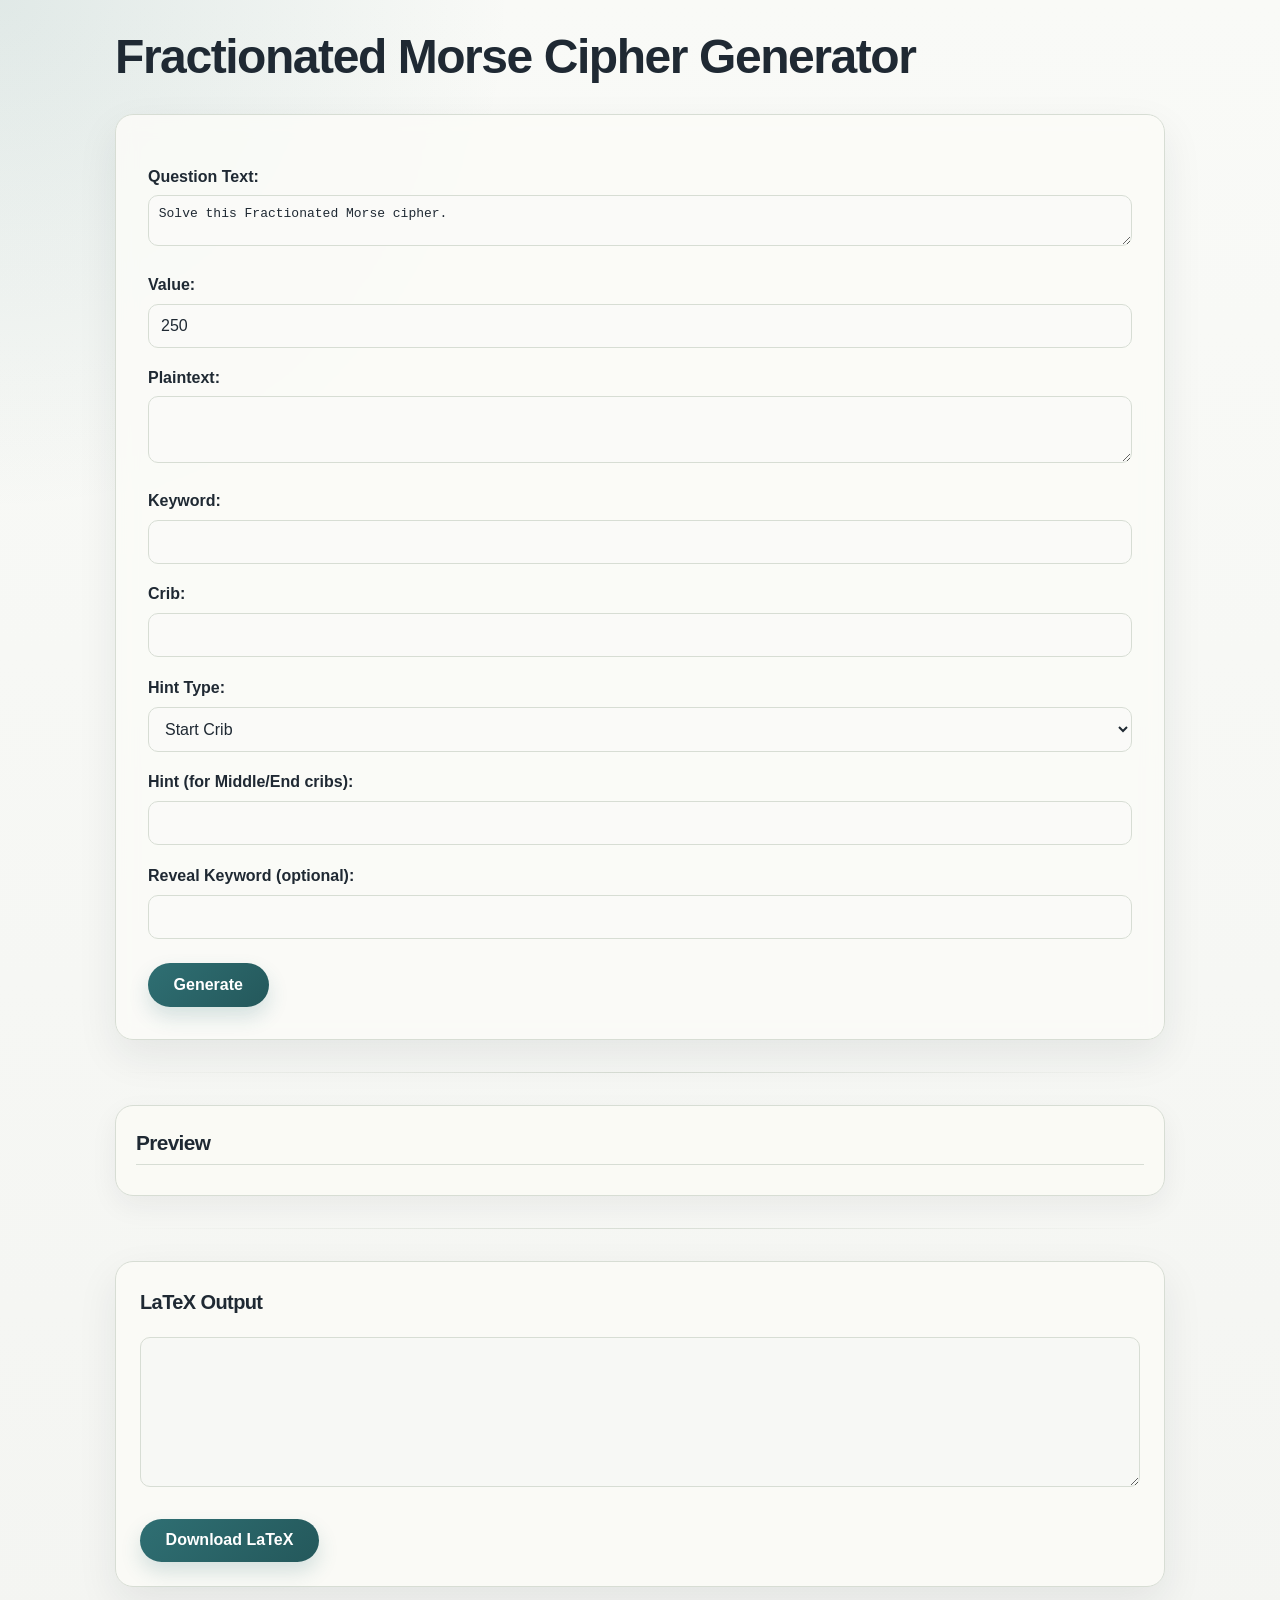
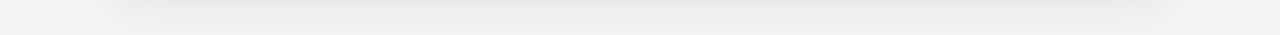
<file: fractionated.html>
<!DOCTYPE html>
<html lang="en">
<head>
  <meta charset="UTF-8">
  <title>Fractionated Morse Generator</title>
  <link rel="stylesheet" href="cipherstyle.css">  
</head>
<body>
  <h1>Fractionated Morse Cipher Generator</h1>
  <form id="fracForm" onsubmit="event.preventDefault(); generateFractionated();">
    
    <label>
      Question Text:
      <textarea id="qtext" rows="2" required>Solve this Fractionated Morse cipher.</textarea>
    </label>

    <label>
      Value:
      <input type="number" id="value" value="250" required>
    </label>

    <label>
      Plaintext:
      <textarea id="plaintext" rows="3" required></textarea>
    </label>

    <label>
      Keyword:
      <input type="text" id="keyword" required>
    </label>

    <label>
      Crib:
      <input type="text" id="crib">
    </label>

    <label>
      Hint Type:
      <select id="hintType">
        <option value="Start Crib">Start Crib</option>
        <option value="Middle Crib">Middle Crib</option>
        <option value="End Crib">End Crib</option>
      </select>
    </label>

    <label>
      Hint (for Middle/End cribs):
      <input type="text" id="hint">
    </label>

    <label>
      Reveal Keyword (optional):
      <input type="text" id="revealKeyword">
    </label>

    <button type="submit">Generate</button>
  </form>

  <div class="divider"></div>

  <div class="preview">
    <h2>Preview</h2>
    <div id="fracPreview"></div>
  </div>

  <div class="divider"></div>

  <div class="output">
    <h2>LaTeX Output</h2>
    <textarea id="latexOutput" readonly></textarea>
    <button onclick="downloadLatex()">Download LaTeX</button>
  </div>

  <script src="embed-output.js"></script>
  <script>
    // --- Utility Functions ---
    function fracAlphabet(keyword) {
      keyword = keyword.toUpperCase();
      let seen = new Set();
      let unique = "";
      for (let c of keyword) if (!seen.has(c)) { unique += c; seen.add(c); }
      let alphabet = "ABCDEFGHIJKLMNOPQRSTUVWXYZ";
      let remaining = [...alphabet].filter(c => !seen.has(c)).join('');
      return unique + remaining;
    }

    function morseCode(message) {
      const morseDict = {
        'A': '.-', 'B': '-...', 'C': '-.-.', 'D': '-..', 'E': '.', 'F': '..-.', 'G': '--.', 'H': '....',
        'I': '..', 'J': '.---', 'K': '-.-', 'L': '.-..', 'M': '--', 'N': '-.', 'O': '---', 'P': '.--.',
        'Q': '--.-', 'R': '.-.', 'S': '...', 'T': '-', 'U': '..-', 'V': '...-', 'W': '.--', 'X': '-..-',
        'Y': '-.--', 'Z': '--..', '0': '-----', '1': '.----', '2': '..---', '3': '...--', '4': '....-', 
        '5': '.....', '6': '-....', '7': '--...', '8': '---..', '9': '----.'
      };
      return message.toUpperCase().split('').map(ch => morseDict[ch] || '').join("x") + "x";
    }

    function fractionatedEncoder(s, keyword) {
      let a = fracAlphabet(keyword);
      let b = a.split('');
      let fmorse = {
        "...": b[0], "..-": b[1], "..x": b[2], ".-.": b[3], ".--": b[4],
        ".-x": b[5], ".x.": b[6], ".x-": b[7], ".xx": b[8], "-..": b[9],
        "-.-": b[10], "-.x": b[11], "--.": b[12], "---": b[13], "--x": b[14],
        "-x.": b[15], "-x-": b[16], "-xx": b[17], "x..": b[18], "x.-": b[19],
        "x.x": b[20], "x-.": b[21], "x--": b[22], "x-x": b[23], "xx.": b[24],
        "xx-": b[25]
      };
      if (s.replace(/ /g,"").length % 3 === 1) s += "xx";
      if (s.replace(/ /g,"").length % 3 === 2) s += "x";
      let x = 0, encoded = "";
      while (x < s.length) {
        if (s[x] === " ") { encoded += " "; x++; continue; }
        encoded += fmorse[s.substr(x,3)];
        x += 3;
      }
      return encoded;
    }

    function wordBreaker(s) {
      let message = morseCode(s);
      let arr = [...message];
      let morse = "", pending = "";
      for (let x=0; x < arr.length-1; x++) {
        let temp = arr[x] + arr[x+1];
        if (temp === "xx") {
          if (x % 3 === 0) { morse += " " + arr[x]; pending=""; }
          else if (x % 3 === 1) { morse += arr[x]; pending=" "; }
          else { morse += arr[x] + " "; pending=""; }
        } else {
          morse += arr[x] + pending;
          pending = "";
        }
      }
      return morse;
    }

    function fracFormatSentence(s) {
      let words = s.split(" ");
      let formatted = "", line = "", len = 0;
      for (let w of words) {
        if (len + w.length + 1 > 21) {
          formatted += line.trim() + "\n\n\n";
          line = w + " "; len = w.length+1;
        } else { line += w + " "; len += w.length+1; }
      }
      return formatted + line.trim();
    }

    async function generateFractionated() {
      const qtext = document.getElementById("qtext").value;
      const value = document.getElementById("value").value;
      const plaintext = document.getElementById("plaintext").value;
      const keyword = document.getElementById("keyword").value;
      const crib = document.getElementById("crib").value;
      const hintType = document.getElementById("hintType").value;
      const hint = document.getElementById("hint").value;
      const revealKeyword = document.getElementById("revealKeyword").value;

      let encoded = fractionatedEncoder(wordBreaker(plaintext), keyword.replace(/ /g,""));
      let formatted = fracFormatSentence(encoded).replace(/ /g,"");
      let pretty = "";
      for (let i = 0; i < formatted.length; i++) {
        if (formatted[i] === "\n") {
            pretty += "\n"; // preserve newline, no extra spaces
        } else {
            pretty += " " + formatted[i] + " "; // space before and after letters
        }
      }



      let latex = `\\normalsize \\question[${value}] ${qtext}\n`;
      if (hintType === "Start Crib") 
        latex += `You are told the plaintext begins with \\textbf{${crib}}.\n`;
      if (hintType === "Middle Crib") 
        latex += `You are told the plaintext contains \\textbf{${crib}} corresponding to \\textbf{${hint}}.\n`;
      if (hintType === "End Crib") 
        latex += `You are told the plaintext ends with \\textbf{${crib}} and \\textbf{${hint} Xs of padding}.\n`;

      latex += "\n\\Large{\n\\begin{verbatim}\n" + pretty + "\n\\end{verbatim}}\n\\vfill\n\\uplevel{\\hrulefill}";

      document.getElementById("fracPreview").innerHTML = "<pre>"+pretty+"</pre>";
      let embedQuestion = qtext;
      if (hintType === "Start Crib") {
        embedQuestion += ` You are told the plaintext begins with ${crib}.`;
      }
      if (hintType === "Middle Crib") {
        embedQuestion += ` You are told the plaintext contains ${crib} corresponding to ${hint}.`;
      }
      if (hintType === "End Crib") {
        embedQuestion += ` You are told the plaintext ends with ${crib} and ${hint} Xs of padding.`;
      }
      await setLatexOrEmbedOutput("latexOutput", revealKeyword, "fractionatedmorse", {
        cipherType: "Fractionated Morse",
        aristoType: "Normal",
        questionText: questionTextWithValue(value, embedQuestion),
        cipherText: pretty,
        correctAnswer: lettersOnlyAnswer(plaintext)
      }, latex);
    }

    function downloadLatex() {
      const text = document.getElementById('latexOutput').value;
      const blob = new Blob([text], {type: "text/plain"});
      const a = document.createElement('a');
      a.href = URL.createObjectURL(blob);
      a.download = "fractionated.tex";
      a.click();
    }
  </script>
</body>
</html>
</file>
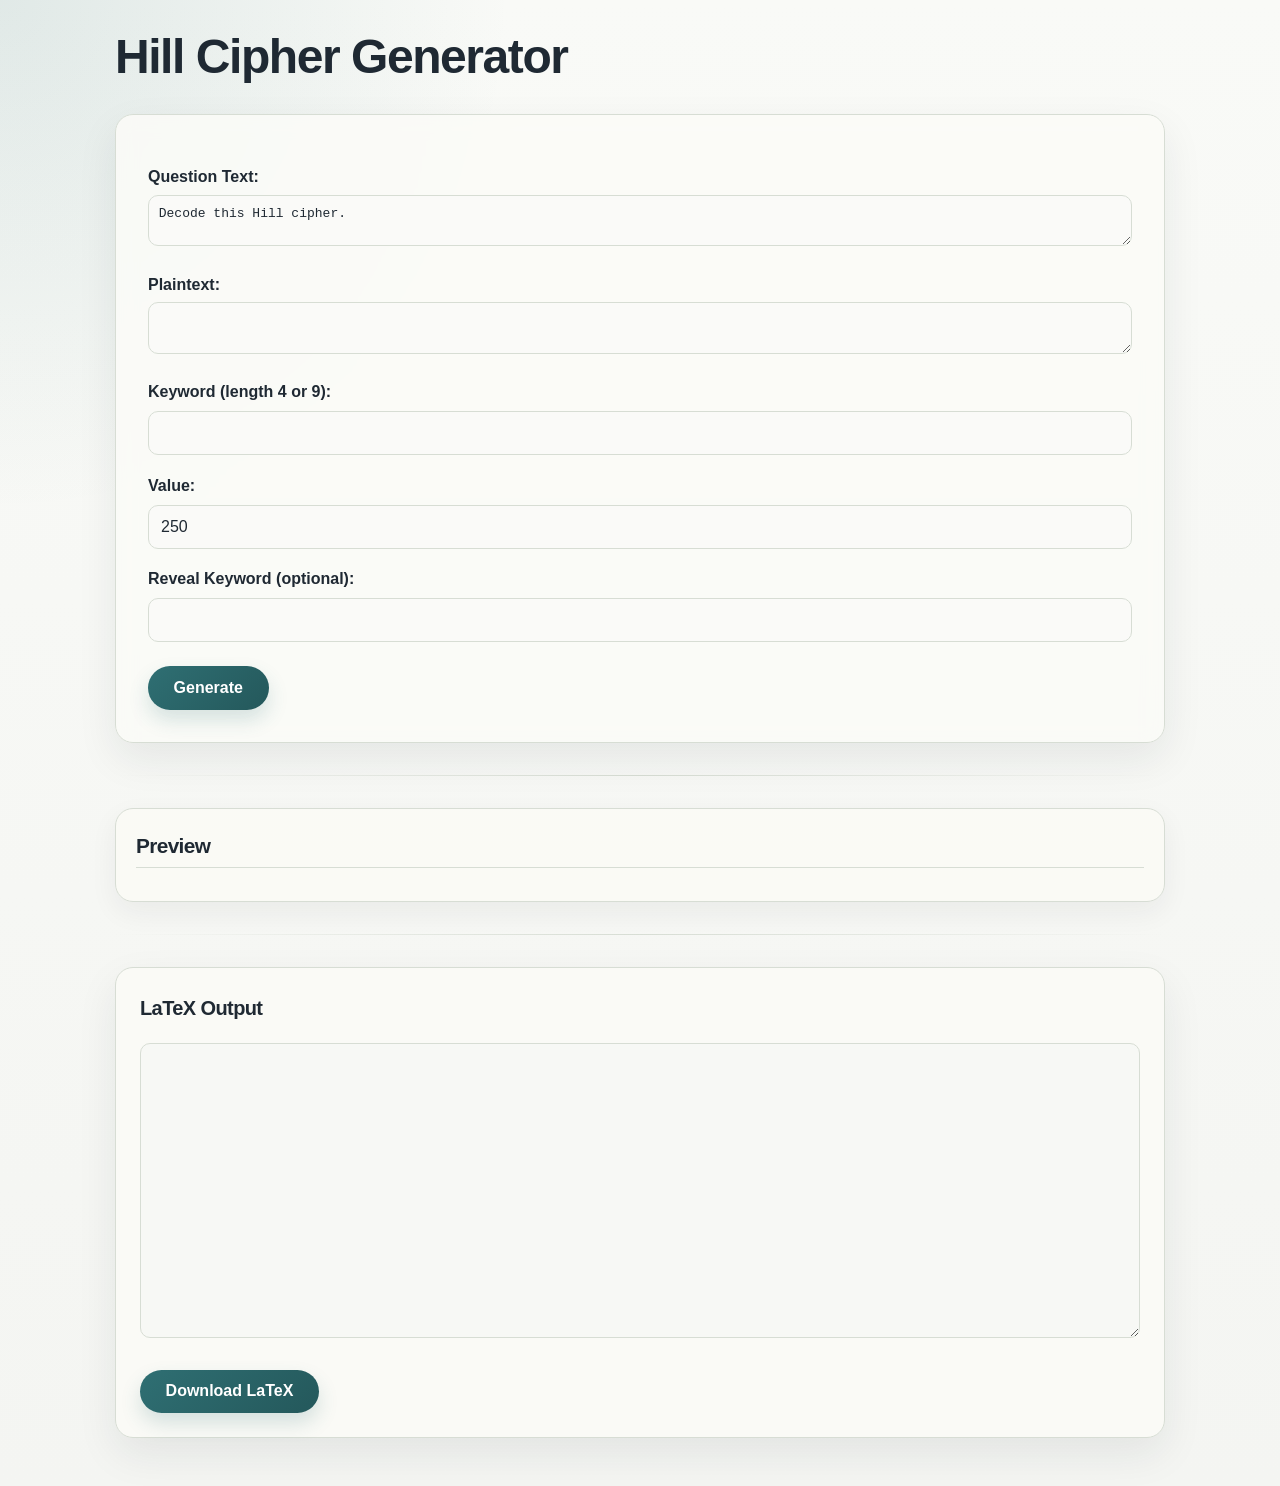
<file: hill.html>
<!DOCTYPE html>
<html lang="en">
<head>
<meta charset="UTF-8">
<title>Hill Cipher Generator</title>
<link rel="stylesheet" href="cipherstyle.css">
</head>
<body>

<h1>Hill Cipher Generator</h1>

<form id="hillForm" onsubmit="event.preventDefault(); generateHillCipher();">
  <label>
    Question Text:
    <textarea id="qtext" required>Decode this Hill cipher.</textarea>
  </label>

  <label>
    Plaintext:
    <textarea id="plaintext" required></textarea>
  </label>

  <label>
    Keyword (length 4 or 9):
    <input type="text" id="keyword" required>
  </label>

  <label>
    Value:
    <input type="number" id="value" value="250" required>
  </label>

  <label>
    Reveal Keyword (optional):
    <input type="text" id="revealKeyword">
  </label>

  <button type="submit">Generate</button>
</form>

<div class="divider"></div>

<div class="preview">
  <h2>Preview</h2>
  <div id="cipherOutput"><pre></pre></div>
</div>

<div class="divider"></div>

<div class="output">
  <h2>LaTeX Output</h2>
  <textarea id="latexOutput" readonly rows="15"></textarea>
  <button onclick="downloadLatex()">Download LaTeX</button>
</div>

<script src="embed-output.js"></script>
<script>
function hillMatrix(keyword) {
  let b = Array.from(keyword.toUpperCase()).map(c => c.charCodeAt(0)-65);
  if (keyword.length === 4) {
    return `\\[\\begin{pmatrix}${keyword[0]}&${keyword[1]}\\\\${keyword[2]}&${keyword[3]}\\end{pmatrix} = \\begin{pmatrix}${b[0]}&${b[1]}\\\\${b[2]}&${b[3]}\\end{pmatrix}\\]`;
  }
  if (keyword.length === 9) {
    // compute 3x3 inverse etc. as in original Python
    let z = b;
    let a = (z[4]*z[8] - z[5]*z[7]) % 26;
    let b1 = -(z[3]*z[8] - z[5]*z[6]) % 26;
    let c = (z[3]*z[7] - z[4]*z[6]) % 26;
    let d = -(z[1]*z[8] - z[2]*z[7]) % 26;
    let e = (z[0]*z[8] - z[2]*z[6]) % 26;
    let f = -(z[0]*z[7] - z[1]*z[6]) % 26;
    let g = (z[1]*z[5] - z[2]*z[4]) % 26;
    let h = -(z[0]*z[5] - z[2]*z[3]) % 26;
    let i = (z[0]*z[4] - z[1]*z[3]) % 26;
    let det = (a * z[0] + b1 * z[1] + c * z[2]) % 26;
    det = modInverse(det,26);
    let w = [(a*det)%26,(d*det)%26,(g*det)%26,(b1*det)%26,(e*det)%26,(h*det)%26,(c*det)%26,(f*det)%26,(i*det)%26];
    return `\\begin{align*}
\\begin{pmatrix}${keyword[0]}&${keyword[1]}&${keyword[2]}\\\\${keyword[3]}&${keyword[4]}&${keyword[5]}\\\\${keyword[6]}&${keyword[7]}&${keyword[8]}\\end{pmatrix} = 
\\begin{pmatrix}${z[0]}&${z[1]}&${z[2]}\\\\${z[3]}&${z[4]}&${z[5]}\\\\${z[6]}&${z[7]}&${z[8]}\\end{pmatrix} \\quad 
\\begin{pmatrix}${z[0]}&${z[1]}&${z[2]}\\\\${z[3]}&${z[4]}&${z[5]}\\\\${z[6]}&${z[7]}&${z[8]}\\end{pmatrix}^{-1} = 
\\begin{pmatrix}${w[0]}&${w[1]}&${w[2]}\\\\${w[3]}&${w[4]}&${w[5]}\\\\${w[6]}&${w[7]}&${w[8]}\\end{pmatrix}
\\end{align*}`;
  }
}

// modular inverse for 3x3
function modInverse(a,m){ a = ((a % m) + m) % m; for (let x=1;x<m;x++){ if ((a*x)%m===1) return x;} return 1;}

function hillEncoder(text,keyword){
  text = text.toUpperCase().replace(/[^A-Z]/g,"");
  keyword = keyword.toUpperCase();
  let b = Array.from(keyword).map(c => c.charCodeAt(0)-65);
  let e = [];
  let c = Array.from(text).map(c=>c.charCodeAt(0)-65);
  if(keyword.length===9){
    while(c.length%3!==0) c.push(25);
    for(let i=0;i<c.length;i+=3){
      let v1 = (b[0]*c[i]+b[1]*c[i+1]+b[2]*c[i+2])%26;
      let v2 = (b[3]*c[i]+b[4]*c[i+1]+b[5]*c[i+2])%26;
      let v3 = (b[6]*c[i]+b[7]*c[i+1]+b[8]*c[i+2])%26;
      e.push(String.fromCharCode(v1+65),String.fromCharCode(v2+65),String.fromCharCode(v3+65));
    }
  }
  if(keyword.length===4){
    while(c.length%2!==0) c.push(25);
    for(let i=0;i<c.length;i+=2){
      let v1=(b[0]*c[i]+b[1]*c[i+1])%26;
      let v2=(b[2]*c[i]+b[3]*c[i+1])%26;
      e.push(String.fromCharCode(v1+65),String.fromCharCode(v2+65));
    }
  }
  return e.join("");
}

async function generateHillCipher(){
  const qtext = document.getElementById("qtext").value;
  const plaintext = document.getElementById("plaintext").value;
  const keyword = document.getElementById("keyword").value;
  const value = document.getElementById("value").value;
  const revealKeyword = document.getElementById("revealKeyword").value;

  const matrix = hillMatrix(keyword);
  const encoded = hillEncoder(plaintext,keyword);

  // Preview
  document.getElementById("cipherOutput").innerHTML = "<pre>"+encoded+"</pre>";

  // LaTeX
  let latex = [];
  latex.push(`\\normalsize \\question[${value}] ${qtext}`);
  latex.push(matrix);
  latex.push("\\Large{\\begin{verbatim}");
  latex.push(encoded);
  latex.push("\\end{verbatim}}");
  latex.push("\\vfill \n\\uplevel{\\hrulefill}");
  await setLatexOrEmbedOutput("latexOutput", revealKeyword, "hill", {
    cipherType: "Hill",
    aristoType: "K2",
    questionText: questionTextWithValue(value, qtext),
    cipherText: encoded,
    correctAnswer: lettersOnlyAnswer(plaintext)
  }, latex.join("\n"));
}

function downloadLatex(){
  const text = document.getElementById("latexOutput").value;
  const blob = new Blob([text], {type: "text/plain"});
  const a = document.createElement("a");
  a.href = URL.createObjectURL(blob);
  a.download = "hillcipher.tex";
  a.click();
}
</script>

</body>
</html>
</file>
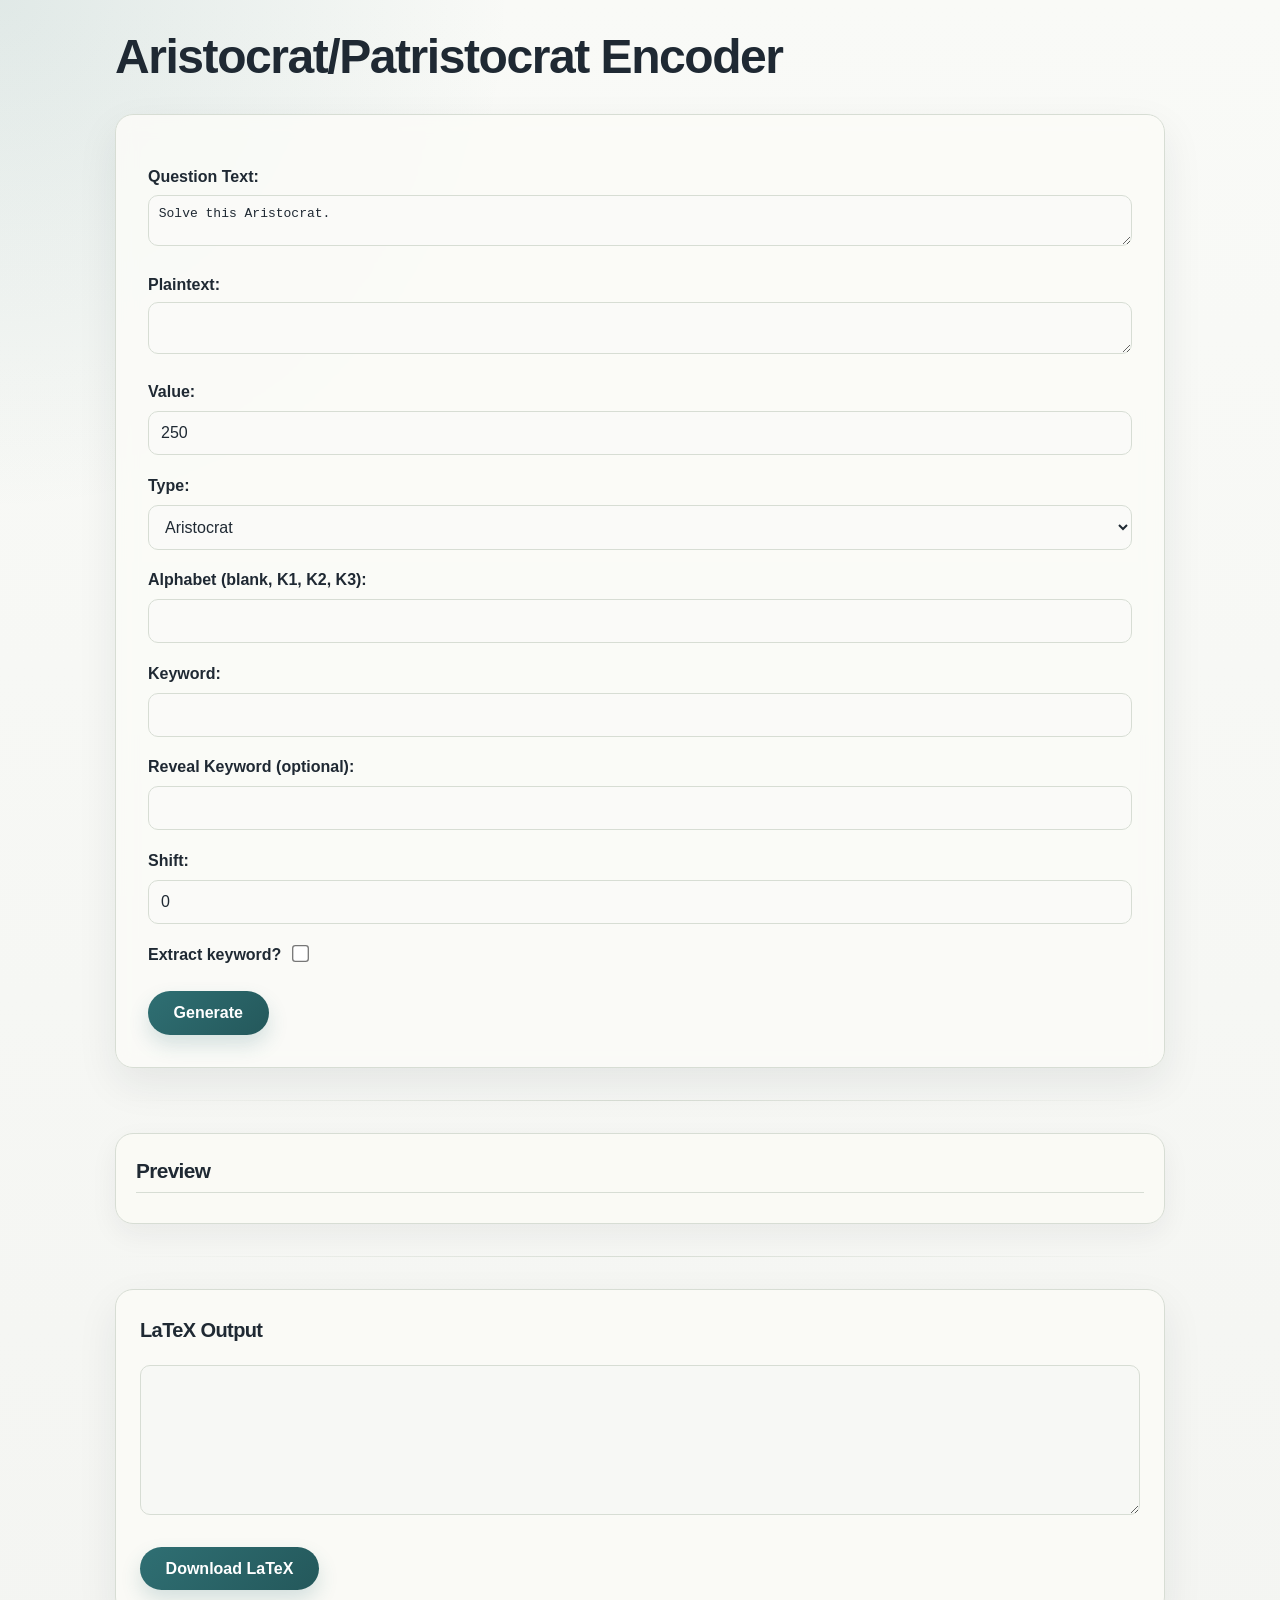
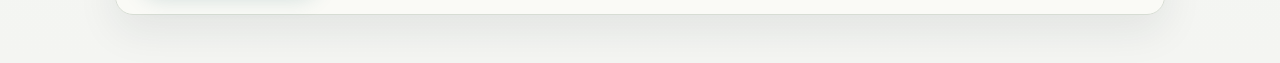
<file: monoalphabetic.html>
<!DOCTYPE html>
<html lang="en">
<head>
  <meta charset="UTF-8">
  <title>Monoalphabetic Cipher Generator</title>
  <link rel="stylesheet" href="cipherstyle.css">  
</head>
<body>
  <h1>Aristocrat/Patristocrat Encoder</h1>
  <form id="cipherForm" onsubmit="event.preventDefault(); generateCipher();">
    <label>
      Question Text:
      <textarea id="qtext" required>Solve this Aristocrat.</textarea>
    </label>

    <label>
      Plaintext:
      <textarea id="plaintext" required></textarea>
    </label>

    <label>
      Value:
      <input type="number" id="value" value="250" required>
    </label>

    <label>
      Type:
      <select id="type">
        <option>Aristocrat</option>
        <option>Patristocrat</option>
      </select>
    </label>

    <label>
      Alphabet (blank, K1, K2, K3):
      <input type="text" id="alph">
    </label>

    <label>
      Keyword:
      <input type="text" id="keyword">
    </label>

    <label>
      Reveal Keyword (optional):
      <input type="text" id="revealKeyword">
    </label>

    <label>
      Shift:
      <input type="number" id="shift" value="0">
    </label>

    <label>
      Extract keyword?
      <input type="checkbox" id="extract">
    </label>

    <button type="submit">Generate</button>
  </form>

  <div class="divider"></div>

  <div class="preview">
  <h2>Preview</h2>
  <div id="cipherOutput" class="cipher"></div>
  <div id="plainOutput" class="plain"></div>
  <div id="freqTable" class="freq"></div>
  </div>


  <div class="divider"></div>

  <div class="output">
    <h2>LaTeX Output</h2>
    <textarea id="latexOutput" readonly></textarea>
    <button onclick="downloadLatex()">Download LaTeX</button>
  </div>

  <script src="embed-output.js"></script>
  <script>
    function derangement(arr) {
      let result, tries = 0;
      do {
        result = arr.slice();
        for (let i = result.length - 1; i > 0; i--) {
          const j = Math.floor(Math.random() * (i + 1));
          [result[i], result[j]] = [result[j], result[i]];
        }
        tries++;
        if (tries > 1000) break;
      } while (result.some((x, i) => x === arr[i]));
      return result;
    }
    function randomizeStringNoSamePosition(alphabet) {
      return derangement(alphabet.split('')).join('');
    }
    function processWord(word, shift) {
      let seen = new Set();
      let unique = [];
      word = word.toLowerCase().replace(/ /g, "");
      for (let c of word) if (!seen.has(c)) { unique.push(c); seen.add(c); }
      let alphabet = 'abcdefghijklmnopqrstuvwxyz'.split('');
      let unused = alphabet.filter(c => !seen.has(c));
      let result = unique.concat(unused).join('');
      shift = shift % result.length;
      return result.slice(-shift) + result.slice(0, -shift);
    }
    function aristoLetterReplacement(s, keyword, shift, alph) {
      let alphabetUpper, replacementAlphabet;
      if (!alph) {
        alphabetUpper = "ABCDEFGHIJKLMNOPQRSTUVWXYZ";
        replacementAlphabet = randomizeStringNoSamePosition(alphabetUpper);
      } else if (alph === "K2") {
        alphabetUpper = "ABCDEFGHIJKLMNOPQRSTUVWXYZ";
        replacementAlphabet = processWord(keyword, shift).toUpperCase();
      } else if (alph === "K1") {
        alphabetUpper = processWord(keyword, shift).toUpperCase();
        replacementAlphabet = "ABCDEFGHIJKLMNOPQRSTUVWXYZ";
      } else if (alph === "K3"){
        alphabetUpper = processWord(keyword, 0).toUpperCase();
        replacementAlphabet = processWord(keyword, shift).toUpperCase();
      }
      let table = {};
      for (let i = 0; i < 26; i++) table[alphabetUpper[i]] = replacementAlphabet[i];
      return s.toUpperCase().split('').map(c => table[c] || c).join('');
    }
    function aristoFormatSentence(s) {
      let words = s.split(/\s+/);
      let formatted = "", line = "", len = 0;
      for (let word of words) {
        if (len + word.length + 1 > 52) {
          formatted += line.trim() + "\n\n\n";
          line = word + " ";
          len = word.length + 1;
        } else {
          line += word + " ";
          len += word.length + 1;
        }
      }
      formatted += line.trim();
      return formatted;
    }
    function patFormatSentence(s) {
      let q = s.replace(/[^a-zA-Z]/g, "");
      let out = "";
      for (let i = 0; i < q.length; i++) {
        out += q[i];
        if (i % 5 === 4) out += " ";
      }
      let words = out.trim().split(/\s+/);
      let formatted = "", line = "", len = 0;
      for (let word of words) {
        if (len + word.length + 1 > 52) {
          formatted += line.trim() + "\n\n\n";
          line = word + " ";
          len = word.length + 1;
        } else {
          line += word + " ";
          len += word.length + 1;
        }
      }
      formatted += line.trim();
      return formatted;
    }
    function aristoFrequencyTable(ct, alph) {
      let o = "";
      if (alph === "K2") {
        o += 'Replacement';
        for (let i = 0; i < 26; i++) o += '&';
        o += '\\\\\n\\hline \nK2';
        for (let i = 0; i < 26; i++) o += '&' + String.fromCharCode(i + 65);
        o += '\\\\\n\\hline \nFrequency';
        for (let i = 0; i < 26; i++) o += '&' + (ct.match(new RegExp(String.fromCharCode(i + 65), "g")) || []).length;
        o += '\\\\';
        return o;
      } else {
        o += alph;
        for (let i = 0; i < 26; i++) o += '&' + String.fromCharCode(i + 65);
        o += '\\\\\n\\hline \nFrequency';
        for (let i = 0; i < 26; i++) o += '&' + (ct.match(new RegExp(String.fromCharCode(i + 65), "g")) || []).length;
        o += '\\\\\n\\hline \nReplacement';
        for (let i = 0; i < 26; i++) o += '&';
        o += '\\\\';
        return o;
      }
    }
    function monoalphCreator(qtext, s, value, type, alph, keyword, shift, extract) {
      text = qtext.split(" ");
      if (type === "Aristocrat"){
      let index = text.indexOf("Aristocrat");
        text[index] = "\\textbf{Aristocrat}";
      }
      else {
        let index = text.indexOf("Patristocrat");
        text[index] = "\\textbf{Patristocrat}";
      }
      qtext = text.join(" ");
      let replaced = aristoLetterReplacement(s, keyword, shift, alph);
      let formatted = type === "Aristocrat" ? aristoFormatSentence(replaced) : patFormatSentence(replaced.replace(/[^a-zA-Z]/g, ""));
      let table = aristoFrequencyTable(replaced.replace(/[^a-zA-Z]/g, ""), alph);
      let alphStr = alph ? alph + " " : "";
      let v = "\\normalsize \\question[" + value + "] " + qtext;
      v += "\n\\Large{\n\\begin{verbatim}\n" + formatted + "\n\\end{verbatim}}\n";
      v += "{\\normalsize\n\\begin{center}\n\\begin{tabular}\n";
      v += "{|m{2cm}|m{9.675pt}|m{9.675pt}|m{9.675pt}|m{9.675pt}|m{9.675pt}|m{9.675pt}|m{9.675pt}|m{9.675pt}|m{9.675pt}|m{9.675pt}|m{9.675pt}|m{9.675pt}|m{9.675pt}|m{9.675pt}|m{9.675pt}|m{9.675pt}|m{9.675pt}|m{9.675pt}|m{9.675pt}|m{9.675pt}|m{9.675pt}|m{9.675pt}|m{9.675pt}|m{9.675pt}|m{9.675pt}|m{9.675pt}|}\n";
      v += "\\hline\n" + table + "\n\\hline\n\\end{tabular}\n\\end{center}}\n\\vfill\n\\uplevel{\\hrulefill}\n";
      return v;
    }
    async function generateCipher() {
      const qtext = document.getElementById('qtext').value;
      const s = document.getElementById('plaintext').value;
      const value = document.getElementById('value').value;
      const type = document.getElementById('type').value;
      const alph = document.getElementById('alph').value;
      const keyword = document.getElementById('keyword').value;
      const revealKeyword = document.getElementById('revealKeyword').value;
      const shift = parseInt(document.getElementById('shift').value) || 0;
      const extract = document.getElementById('extract').checked;

      // Generate LaTeX
      const latex = monoalphCreator(qtext, s, value, type, alph, keyword, shift, extract);

      // Generate Cipher Text
      let replaced = aristoLetterReplacement(s, keyword, shift, alph);
      let formatted = type === "Aristocrat" ? aristoFormatSentence(replaced) : patFormatSentence(replaced.replace(/[^a-zA-Z]/g, ""));
      await setLatexOrEmbedOutput("latexOutput", revealKeyword, "aristocrat", {
        cipherType: "Aristocrat",
        aristoType: alph || "Normal",
        questionText: questionTextWithValue(value, qtext),
        cipherText: formatted,
        correctAnswer: type === "Aristocrat" ? s.toUpperCase() : lettersOnlyAnswer(s)
      }, latex);
      
      // Insert into preview
      let cipherHTML = "<pre>" + formatted + "</pre>";
      let plainHTML = "<pre>" + replaced.replace(/[^A-Z]/g," ") + "</pre>"; 
      // ensures same spacing & alignment

      document.getElementById('cipherOutput').innerHTML = cipherHTML;
      document.getElementById('plainOutput').innerHTML = plainHTML;


      // Frequency table (simple HTML version)
      let freq = "<table border='1' cellpadding='5'><tr><th>Letter</th>";
      for (let i=0; i<26; i++) freq += "<td>" + String.fromCharCode(65+i) + "</td>";
      freq += "</tr><tr><th>Frequency</th>";
      for (let i=0; i<26; i++) {
        let count = (replaced.match(new RegExp(String.fromCharCode(65+i),"g")) || []).length;
        freq += "<td>" + count + "</td>";
      }
      freq += "</tr><tr><th>Replacement</th>";
      let mapping = {};
      let alphaUpper = "ABCDEFGHIJKLMNOPQRSTUVWXYZ";
      let replAlpha = processWord(keyword, shift).toUpperCase();
      if (!alph) replAlpha = randomizeStringNoSamePosition(alphaUpper);
      for (let i=0;i<26;i++) mapping[alphaUpper[i]] = replAlpha[i];
      for (let i=0;i<26;i++) freq += "<td>" + mapping[alphaUpper[i]] + "</td>";
      freq += "</tr></table>";

      document.getElementById('freqTable').innerHTML = freq;
    }

    function downloadLatex() {
      const text = document.getElementById('latexOutput').value;
      const blob = new Blob([text], {type: "text/plain"});
      const a = document.createElement('a');
      a.href = URL.createObjectURL(blob);
      a.download = "cipher.tex";
      a.click();
    }
  </script>
</body>
</html>
</file>
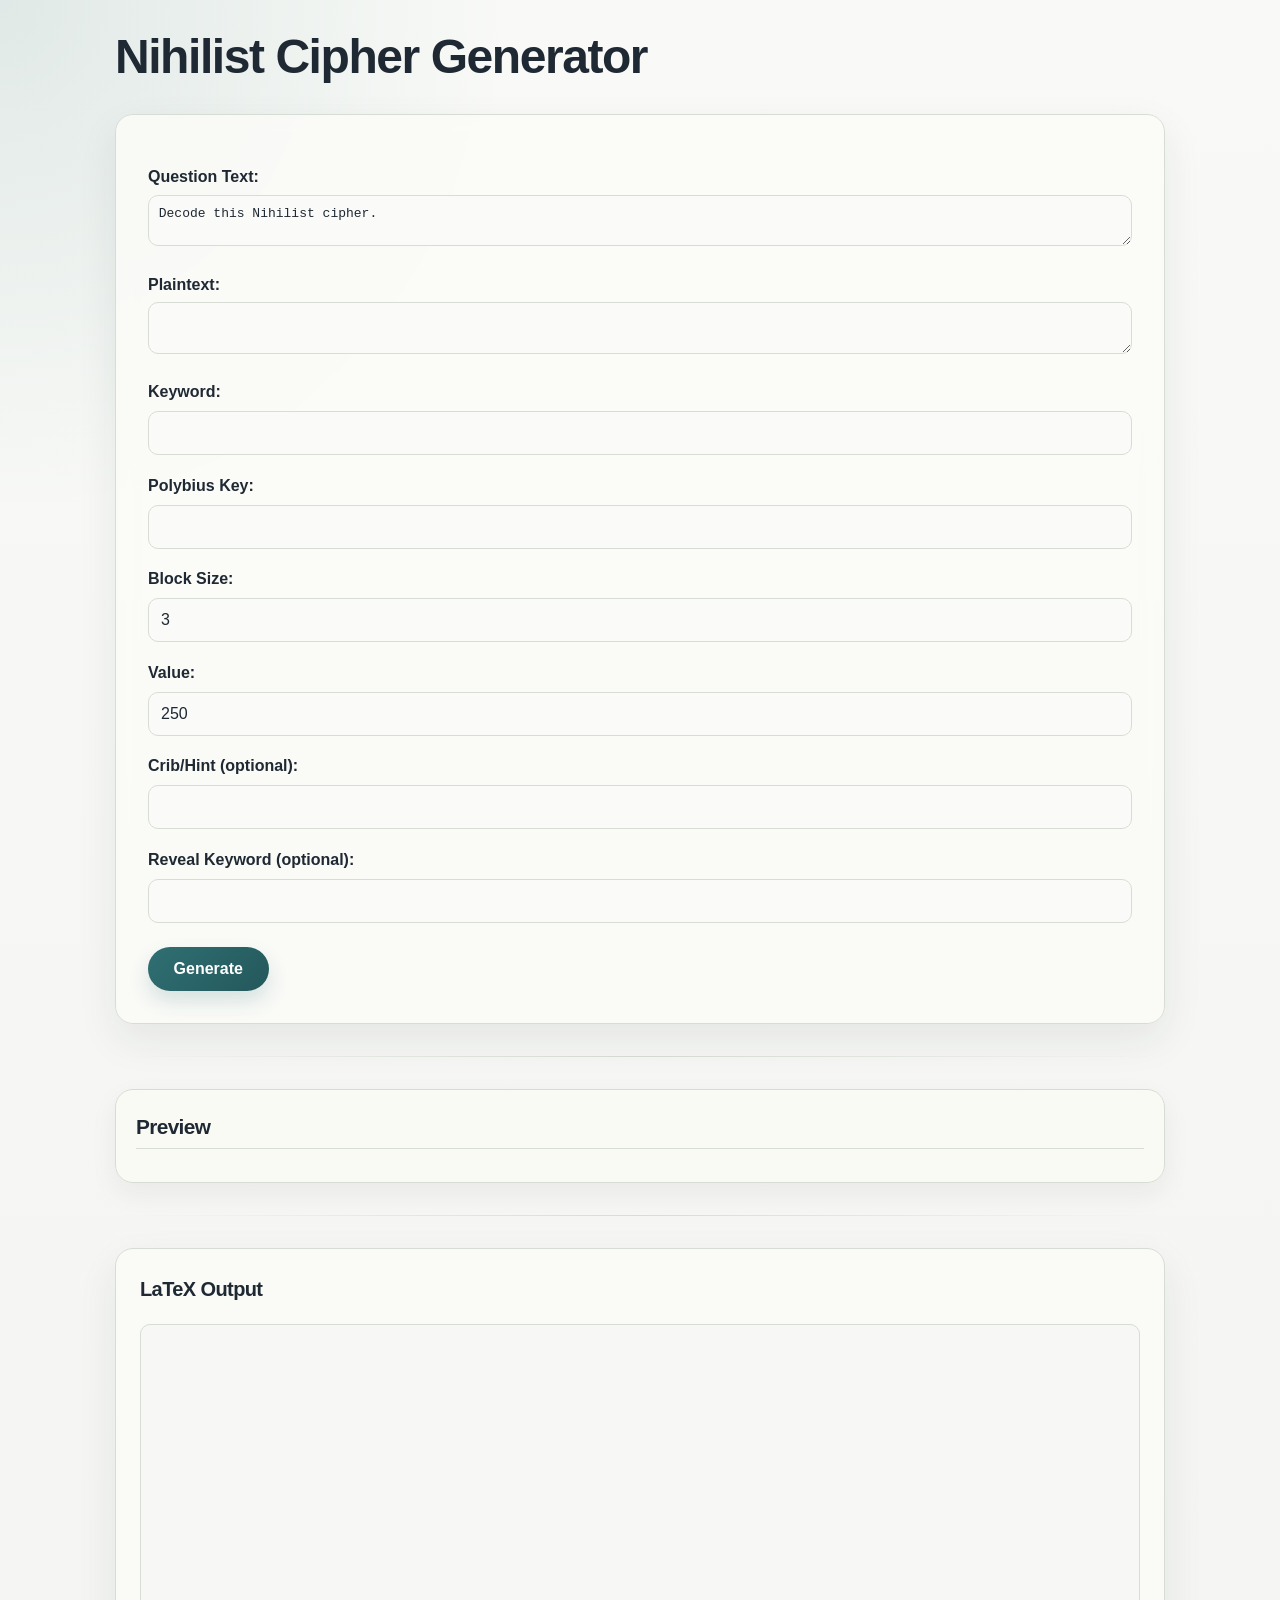
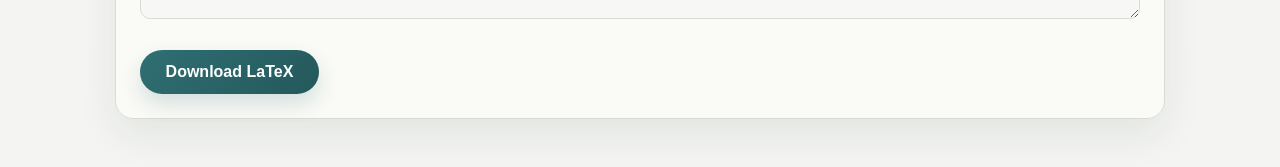
<file: nihilist.html>
<!DOCTYPE html>
<html lang="en">
<head>
<meta charset="UTF-8">
<title>Nihilist Cipher Generator</title>
<link rel="stylesheet" href="cipherstyle.css">
</head>
<body>

<h1>Nihilist Cipher Generator</h1>

<form id="nihilistForm" onsubmit="event.preventDefault(); generateNihilistCipher();">
  <label>Question Text:<textarea id="qtext">Decode this Nihilist cipher.</textarea></label>
  <label>Plaintext:<textarea id="plaintext" required></textarea></label>
  <label>Keyword:<input type="text" id="keyword" required></label>
  <label>Polybius Key:<input type="text" id="polybius" required></label>
  <label>Block Size:<input type="number" id="bs" value="3" required></label>
  <label>Value:<input type="number" id="value" value="250" required></label>
  <label>Crib/Hint (optional):<input type="text" id="hint"></label>
  <label>Reveal Keyword (optional):<input type="text" id="revealKeyword"></label>
  <button type="submit">Generate</button>
</form>

<div class="divider"></div>

<div class="preview">
<h2>Preview</h2>
<div id="cipherOutput"><pre></pre></div>
</div>

<div class="divider"></div>

<div class="output">
<h2>LaTeX Output</h2>
<textarea id="latexOutput" readonly rows="15"></textarea>
<button onclick="downloadLatex()">Download LaTeX</button>
</div>

<script src="embed-output.js"></script>
<script>
function createNihilistAlphabet(keyword){
  keyword = keyword.toLowerCase().replace('j','i');
  let seen = new Set();
  let result = [];
  for(let c of keyword){
    if(c.match(/[a-z]/) && !seen.has(c)){
      seen.add(c);
      result.push(c);
    }
  }
  for(let c of "abcdefghiklmnopqrstuvwxyz"){
    if(!seen.has(c)) result.push(c);
  }
  return result.join('');
}

function nihilistEncode(text, key, poly, bs) {
    text = text.toUpperCase().replace(/[^A-Z]/g,"").replace(/J/g,"I");
    key = key.toUpperCase().replace(/J/g,"I");
    poly = createNihilistAlphabet(poly).toUpperCase();

    let pkDict = {};
    for (let i = 0; i < poly.length; i++) {
        pkDict[poly[i]] = Math.floor(i / 5 + 1) * 10 + (i % 5 + 1);
    }

    // Encode text
    let encoded = [];
    let k = 0;
    for (let char of text) {
        encoded.push(pkDict[char] + pkDict[key[k]]);
        k = (k + 1) % key.length;
    }

    // Format like Python: blocks of size bs, 2-3 blocks per line
    let result = "";
    let blockCount = 0;
    let blocksPerLine;

    if (bs === 1) blocksPerLine = 16;
    else if (bs < 7) blocksPerLine = 3;
    else blocksPerLine = 2;

    for (let i = 0; i < encoded.length; i += bs) {
        // Create one block of bs numbers
        let block = encoded.slice(i, i + bs).join(" ");
        if (bs === 1){
            result += block + " ";
        }
        else {
            result += block + "   ";
        }
        blockCount++;
        if (blockCount === blocksPerLine) {
            result += "\n\n\n"; // new line after 2-3 blocks
            blockCount = 0;
        }
    }

    return result.trim();
}




async function generateNihilistCipher(){
  const qtext = document.getElementById("qtext").value;
  const plaintext = document.getElementById("plaintext").value;
  const keyword = document.getElementById("keyword").value;
  const poly = document.getElementById("polybius").value;
  const bs = parseInt(document.getElementById("bs").value);
  const value = document.getElementById("value").value;
  const hint = document.getElementById("hint").value;
  const revealKeyword = document.getElementById("revealKeyword").value;

  const encoded = nihilistEncode(plaintext,keyword,poly,bs);

  // Preview
  document.getElementById("cipherOutput").innerHTML = "<pre>"+encoded+"</pre>";

  // LaTeX
  let latex = [];
  latex.push(`\\normalsize \\question[${value}] ${qtext}`);
  latex.push("\\Large{\\begin{verbatim}");
  latex.push(encoded);
  latex.push("\\end{verbatim}}");
  latex.push("\\begin{tabular}{|m{12pt}|m{12pt}|m{12pt}|m{12pt}|m{12pt}|m{12pt}|}");
  latex.push("\\hline");
  latex.push("&1&2&3&4&5  \\\\");
  latex.push("\\hline");
  latex.push("1&&&&&  \\\\");
  latex.push("\\hline");
  latex.push("2&&&&&  \\\\");
  latex.push("\\hline");
  latex.push("3&&&&&  \\\\");
  latex.push("\\hline");
  latex.push("4&&&&&  \\\\");
  latex.push("\\hline");
  latex.push("5&&&&&  \\\\");
  latex.push("\\hline");
  latex.push("\\end{tabular} \n");
  latex.push("\\vfill \\uplevel{\\hrulefill}");

  await setLatexOrEmbedOutput("latexOutput", revealKeyword, "nihilist", {
    cipherType: "Nihilist",
    questionText: questionTextWithValue(value, qtext),
    cipherText: encoded,
    correctAnswer: lettersOnlyAnswer(plaintext)
  }, latex.join("\n"));
}

function downloadLatex(){
  const text = document.getElementById("latexOutput").value;
  const blob = new Blob([text], {type: "text/plain"});
  const a = document.createElement("a");
  a.href = URL.createObjectURL(blob);
  a.download = "nihilist_cipher.tex";
  a.click();
}
</script>
</body>
</html>
</file>
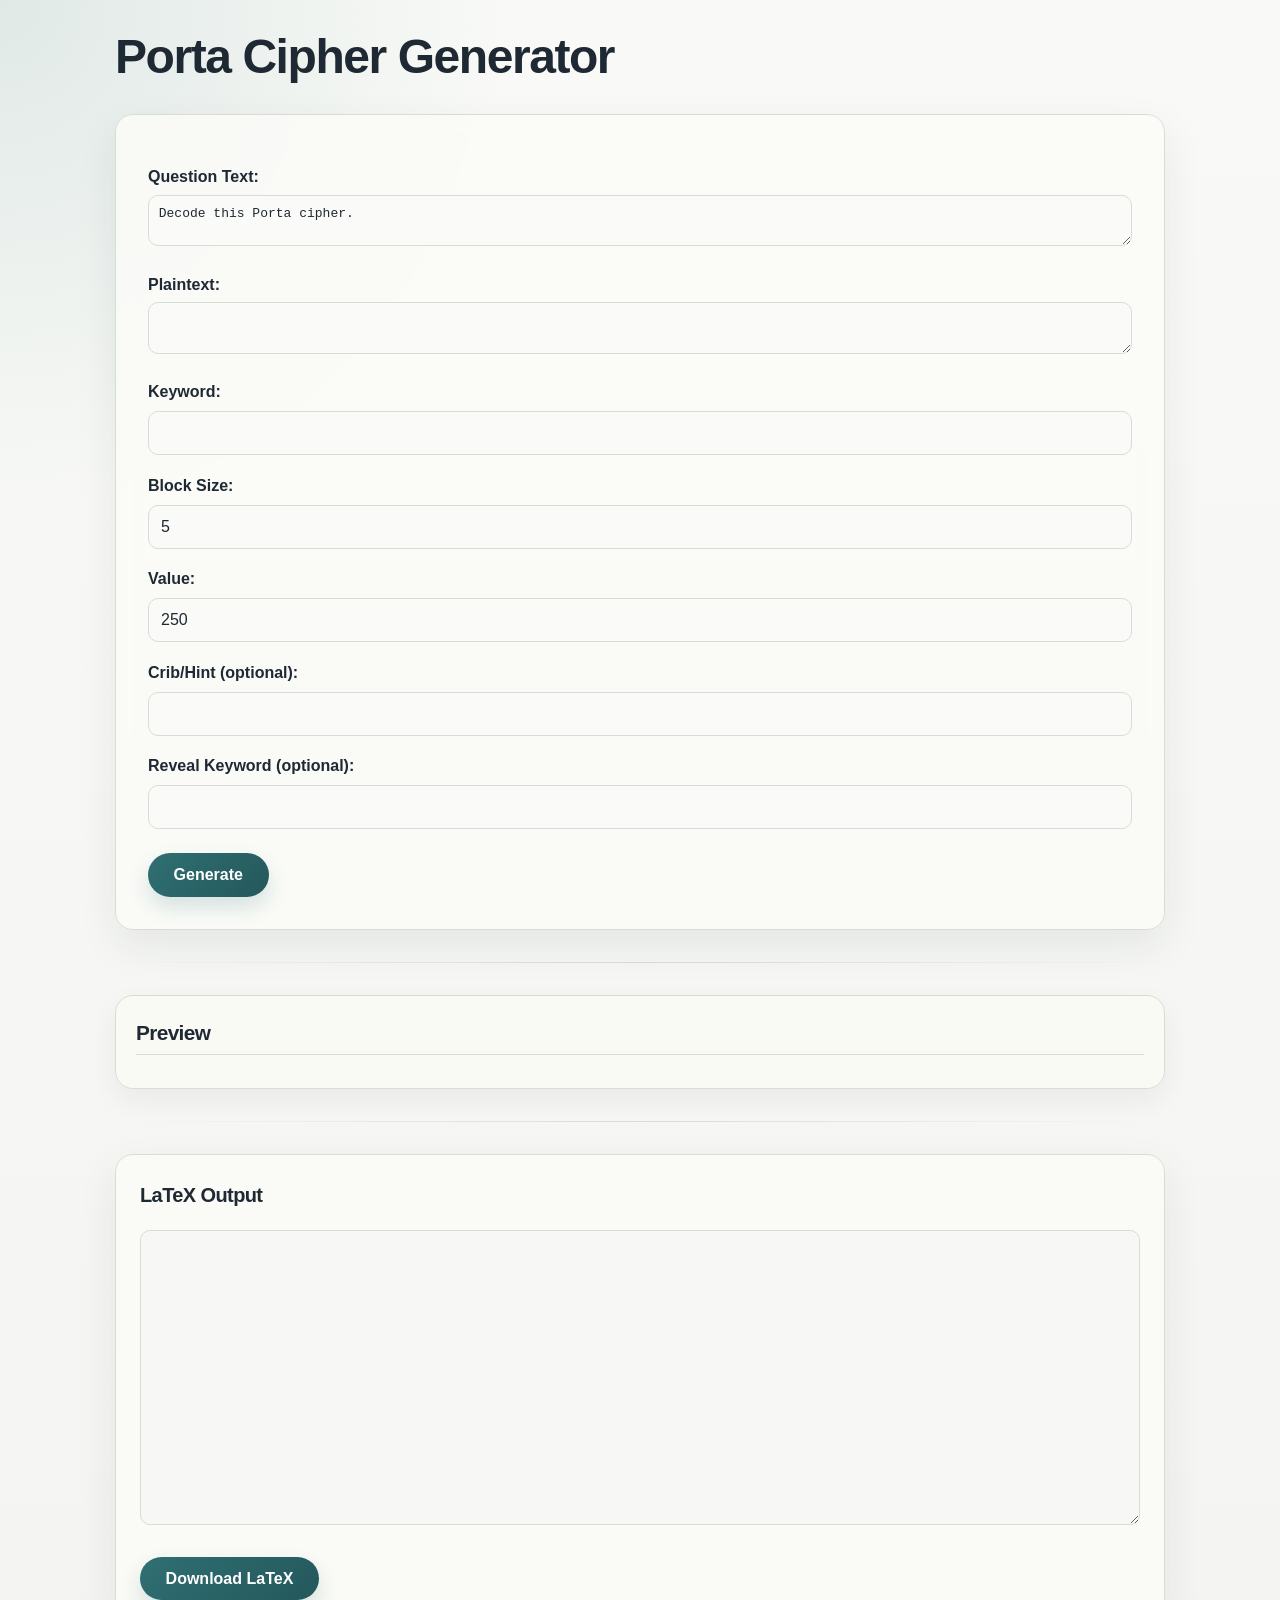
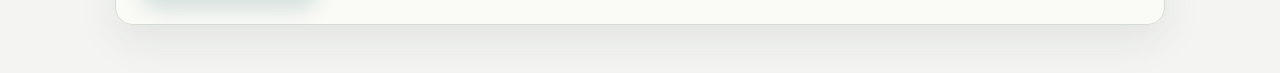
<file: porta.html>
<!DOCTYPE html>
<html lang="en">
<head>
<meta charset="UTF-8">
<title>Porta Cipher Generator</title>
<link rel="stylesheet" href="cipherstyle.css">
</head>
<body>

<h1>Porta Cipher Generator</h1>

<form id="portaForm" onsubmit="event.preventDefault(); generatePortaCipher();">
  <label>Question Text:<textarea id="qtext">Decode this Porta cipher.</textarea></label>
  <label>Plaintext:<textarea id="plaintext" required></textarea></label>
  <label>Keyword:<input type="text" id="keyword" required></label>
  <label>Block Size:<input type="number" id="bs" value="5" required></label>
  <label>Value:<input type="number" id="value" value="250" required></label>
  <label>Crib/Hint (optional):<input type="text" id="hint"></label>
  <label>Reveal Keyword (optional):<input type="text" id="revealKeyword"></label>
  <button type="submit">Generate</button>
</form>

<div class="divider"></div>

<div class="preview">
<h2>Preview</h2>
<div id="cipherOutput"><pre></pre></div>
</div>

<div class="divider"></div>

<div class="output">
<h2>LaTeX Output</h2>
<textarea id="latexOutput" readonly rows="15"></textarea>
<button onclick="downloadLatex()">Download LaTeX</button>
</div>

<script src="embed-output.js"></script>
<script>
function portaEncode(text, keyword, bs){
    text = text.toUpperCase().replace(/[^A-Z]/g,"");
    keyword = keyword.toUpperCase().replace(/[^A-Z]/g,"");

    let encoded = [];
    let b = [...keyword].map(c => c.charCodeAt(0) - 65);
    let c = [...text].map(c => c.charCodeAt(0) - 65);

    let x = 0;
    for(let ele of c){
        let value;
        if(ele < 13){
            value = (ele + Math.floor(b[x]/2)) % 13 + 13;
        } else {
            value = (ele - Math.floor(b[x]/2)) % 13;
        }
        x = (x + 1) % b.length;
        encoded.push(String.fromCharCode(value + 65));
    }

    // format into blocks of size bs, multiple blocks per line
    let result = "";
    let blockCount = 0;
    let blocksPerLine = bs < 7 ? 3 : 2; // match Python logic

    for(let i = 0; i < encoded.length; i += bs){
        let block = encoded.slice(i, i + bs).join("");
        result += block + " ";
        blockCount++;
        if(blockCount === blocksPerLine){
            result += "\n\n\n";
            blockCount = 0;
        }
    }

    return result.trim();
}

async function generatePortaCipher(){
    const qtext = document.getElementById("qtext").value;
    const plaintext = document.getElementById("plaintext").value;
    const keyword = document.getElementById("keyword").value;
    const bs = parseInt(document.getElementById("bs").value);
    const value = document.getElementById("value").value;
    const hint = document.getElementById("hint").value;
    const revealKeyword = document.getElementById("revealKeyword").value;

    const encoded = portaEncode(plaintext, keyword, bs);

    // Preview
    document.getElementById("cipherOutput").innerHTML = "<pre>"+encoded+"</pre>";

    // LaTeX
    let latex = [];
    latex.push(`\\normalsize \\question[${value}] ${qtext}`);
    latex.push("\\Large{\\begin{verbatim}");
    latex.push(encoded);
    latex.push("\\end{verbatim}}");
    latex.push("\\vfill");
    latex.push("\\uplevel{\\hrulefill}");

    await setLatexOrEmbedOutput("latexOutput", revealKeyword, "porta", {
        cipherType: "Porta",
        aristoType: "K2",
        questionText: questionTextWithValue(value, qtext),
        cipherText: encoded,
        correctAnswer: lettersOnlyAnswer(plaintext)
    }, latex.join("\n"));
}

function downloadLatex(){
    const text = document.getElementById("latexOutput").value;
    const blob = new Blob([text], {type: "text/plain"});
    const a = document.createElement("a");
    a.href = URL.createObjectURL(blob);
    a.download = "porta_cipher.tex";
    a.click();
}
</script>

</body>
</html>
</file>
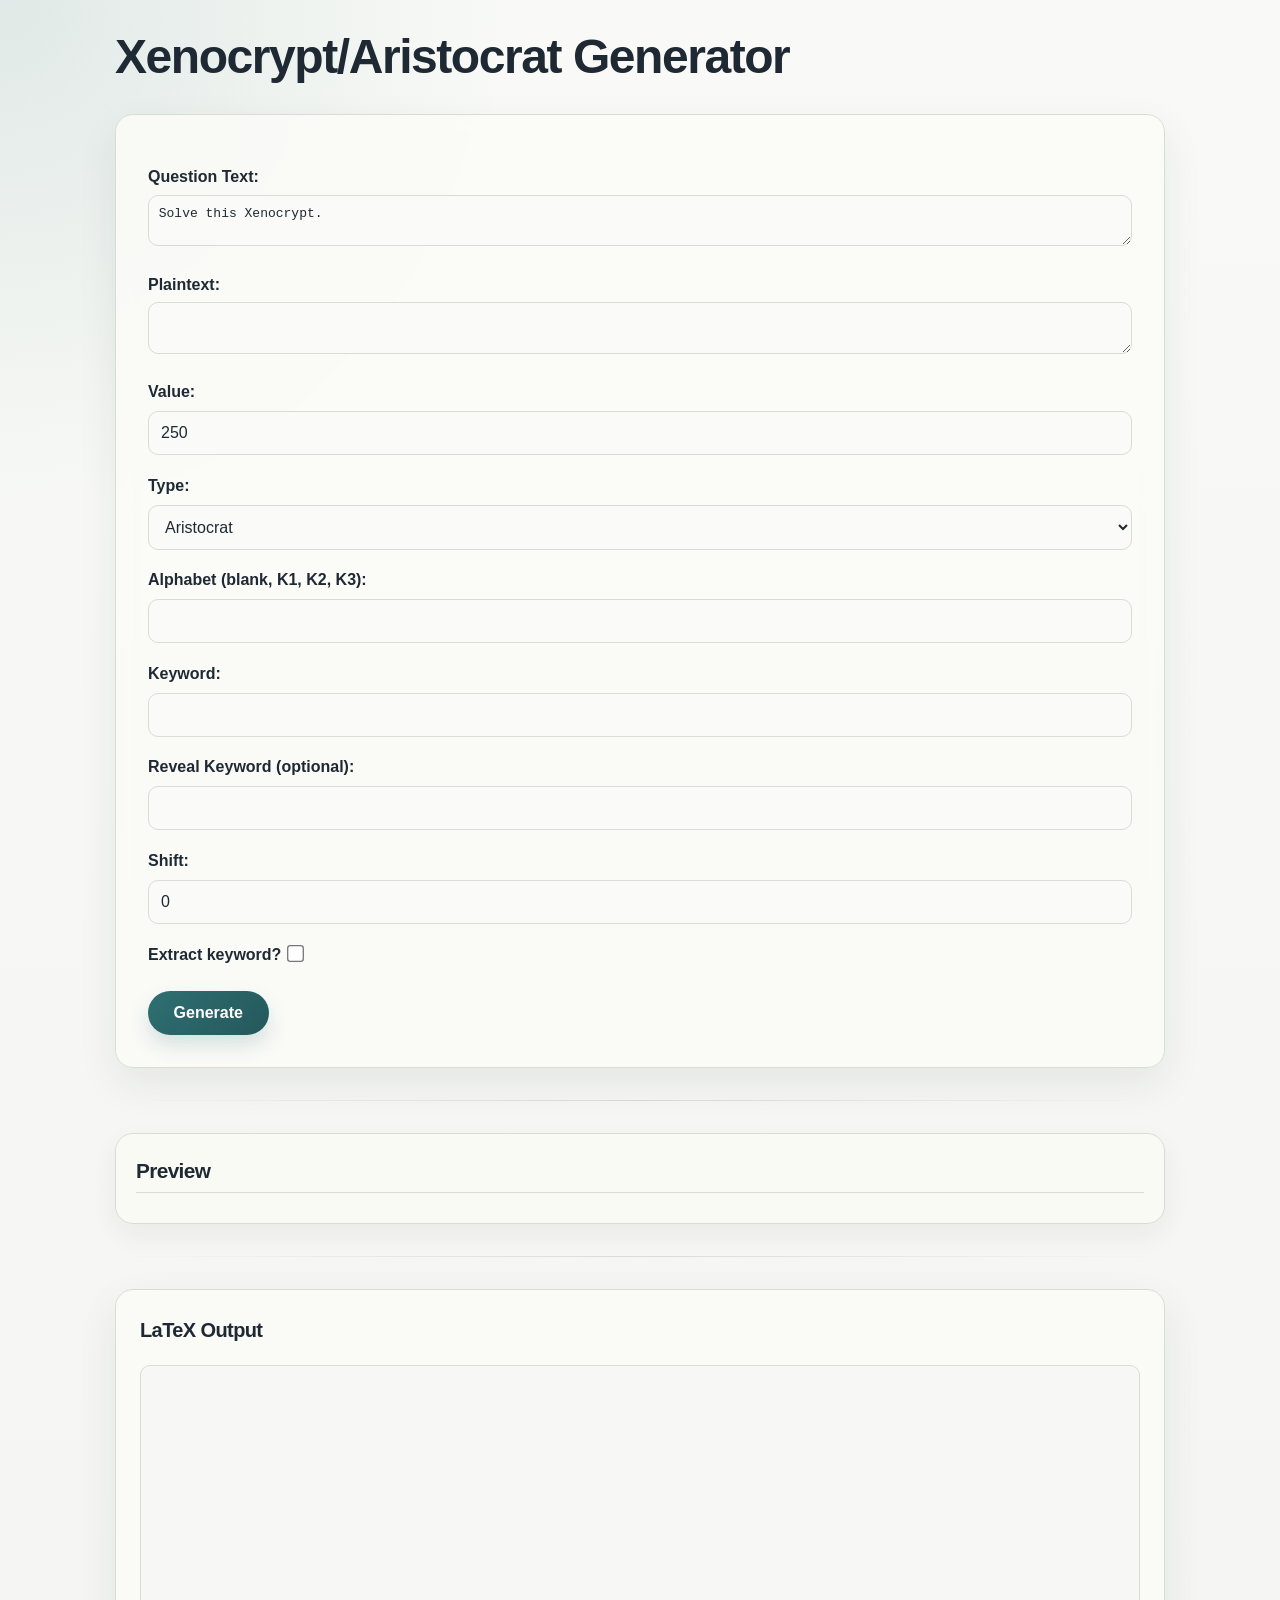
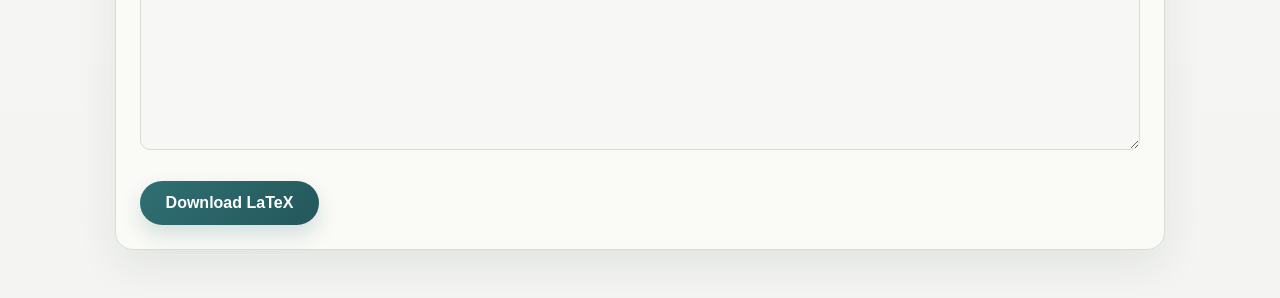
<file: xenocrypt.html>
<!DOCTYPE html>
<html lang="en">
<head>
<meta charset="UTF-8">
<title>Xenocrypt/Aristocrat Generator</title>
<link rel="stylesheet" href="cipherstyle.css">
</head>
<body>

<h1>Xenocrypt/Aristocrat Generator</h1>

<form id="xenoForm" onsubmit="event.preventDefault(); generateXenoCipher();">
  <label>Question Text:<textarea id="qtext" required>Solve this Xenocrypt.</textarea></label>
  <label>Plaintext:<textarea id="plaintext" required></textarea></label>
  <label>Value:<input type="number" id="value" value="250" required></label>
  <label>Type:
    <select id="type">
      <option>Aristocrat</option>
      <option>Patristocrat</option>
    </select>
  </label>
  <label>Alphabet (blank, K1, K2, K3):<input type="text" id="alph"></label>
  <label>Keyword:<input type="text" id="keyword"></label>
  <label>Reveal Keyword (optional):<input type="text" id="revealKeyword"></label>
  <label>Shift:<input type="number" id="shift" value="0"></label>
  <label>Extract keyword?<input type="checkbox" id="extract"></label>
  <button type="submit">Generate</button>
</form>

<div class="divider"></div>

<div class="preview">
<h2>Preview</h2>
<div id="cipherOutput" class="cipher"></div>
<div id="plainOutput" class="plain"></div>
<div id="freqTable" class="freq"></div>
</div>

<div class="divider"></div>

<div class="output">
<h2>LaTeX Output</h2>
<textarea id="latexOutput" readonly rows="20"></textarea>
<button onclick="downloadLatex()">Download LaTeX</button>
</div>

<script src="embed-output.js"></script>
<script>
const fullAlphabet = "ABCDEFGHIJKLMNÑOPQRSTUVWXYZ";

function derangement(arr) {
  let result, tries = 0;
  do {
    result = arr.slice();
    for (let i = result.length-1; i>0; i--) {
      const j = Math.floor(Math.random()*(i+1));
      [result[i], result[j]] = [result[j], result[i]];
    }
    tries++;
    if (tries>1000) break;
  } while(result.some((x,i)=>x===arr[i]));
  return result;
}

function randomizeStringNoSamePosition(alphabet) {
  return derangement(alphabet.split('')).join('');
}

function processWord(word, shift) {
  let seen = new Set();
  let unique = [];
  word = word.toLowerCase().replace(/ /g,"");
  for (let c of word) if (!seen.has(c)) { unique.push(c); seen.add(c); }

  // Include Ñ in the remaining alphabet
  let alphabet = "abcdefghijklmnñopqrstuvwxyz".split('');
  let unused = alphabet.filter(c => !seen.has(c));
  let result = unique.concat(unused).join('');
  shift = shift % result.length;
  return result.slice(-shift) + result.slice(0, -shift);
}

function xenoLetterReplacement(s, keyword, shift, alph) {
  let alphabetUpper, replacementAlphabet;
  if (!alph) {
    alphabetUpper = fullAlphabet;
    replacementAlphabet = randomizeStringNoSamePosition(alphabetUpper);
  } else if (alph === "K2") {
    alphabetUpper = fullAlphabet;
    replacementAlphabet = processWord(keyword, shift).toUpperCase();
  } else if (alph === "K1") {
    alphabetUpper = processWord(keyword, shift).toUpperCase();
    replacementAlphabet = fullAlphabet;
  } else if (alph === "K3") {
    alphabetUpper = processWord(keyword,0).toUpperCase();
    replacementAlphabet = processWord(keyword, shift).toUpperCase();
  }
  let table = {};
  for (let i=0;i<alphabetUpper.length;i++) table[alphabetUpper[i]] = replacementAlphabet[i];
  return s.toUpperCase().split('').map(c=>table[c]||c).join('');
}

function aristoFormatSentence(s) {
  let words = s.split(/\s+/);
  let formatted="", line="", len=0;
  for (let word of words) {
    if (len + word.length +1 > 52) {
      formatted += line.trim() + "\n\n\n";
      line = word+" ";
      len = word.length+1;
    } else {
      line += word+" ";
      len += word.length+1;
    }
  }
  formatted += line.trim();
  return formatted;
}

function patFormatSentence(s) {
  let q = s.replace(/[^a-zA-ZÑ]/g,"");
  let out="";
  for (let i=0;i<q.length;i++){ out += q[i]; if(i%5===4) out+=" "; }
  let words = out.trim().split(/\s+/);
  let formatted="", line="", len=0;
  for (let word of words) {
    if (len + word.length +1 > 52) {
      formatted += line.trim() + "\n\n\n";
      line = word+" ";
      len = word.length+1;
    } else {
      line += word+" ";
      len += word.length+1;
    }
  }
  formatted += line.trim();
  return formatted;
}

function aristoFrequencyTable(ct, alph) {
  let o="";
  let letters = fullAlphabet;
  o += alph ? alph : "";
  for(let i=0;i<letters.length;i++) o += "&"+letters[i];
  o += "\\\\\n\\hline\nFrequency";
  for(let i=0;i<letters.length;i++) o += "&"+(ct.match(new RegExp(letters[i],"g"))||[]).length;
  o += "\\\\\n\\hline\nReplacement";
  for(let i=0;i<letters.length;i++) o+="&";
  o += "\\\\";
  return o;
}

function monoalphCreator(qtext,s,value,type,alph,keyword,shift,extract){
  let replaced = xenoLetterReplacement(s, keyword, shift, alph);
  let formatted = type==="Aristocrat"?aristoFormatSentence(replaced):patFormatSentence(replaced.replace(/[^A-ZÑ]/g,""));
  let table = aristoFrequencyTable(replaced.replace(/[^A-ZÑ]/g,""), alph);
  let alphStr = alph?" "+alph:"";
  let v="\\normalsize \\question["+value+"] "+qtext+"\n\\Large{\n\\begin{verbatim}\n"+formatted+"\n\\end{verbatim}}\n";
  v+="{\\normalsize\n\\begin{center}\n\\begin{tabular}\n";
  v+="{|m{2cm}|"+ "m{9.675pt}|".repeat(fullAlphabet.length) +"}\n";
  v+="\\hline\n"+table+"\n\\hline\n\\end{tabular}\n\\end{center}}\n\\vfill\n\\uplevel{\\hrulefill}\n";
  return v;
}

async function generateXenoCipher() {
  const qtext = document.getElementById('qtext').value;
  const s = document.getElementById('plaintext').value;
  const value = document.getElementById('value').value;
  const type = document.getElementById('type').value;
  const alph = document.getElementById('alph').value;
  const keyword = document.getElementById('keyword').value;
  const revealKeyword = document.getElementById('revealKeyword').value;
  const shift = parseInt(document.getElementById('shift').value)||0;
  const extract = document.getElementById('extract').checked;

  const latex = monoalphCreator(qtext,s,value,type,alph,keyword,shift,extract);

  let replaced = xenoLetterReplacement(s, keyword, shift, alph);
  let formatted = type==="Aristocrat"?aristoFormatSentence(replaced):patFormatSentence(replaced.replace(/[^A-ZÑ]/g,""));
  await setLatexOrEmbedOutput("latexOutput", revealKeyword, "aristocrat", {
    cipherType: "Aristocrat",
    aristoType: alph || "Normal",
    questionText: questionTextWithValue(value, qtext),
    cipherText: formatted,
    correctAnswer: type === "Aristocrat" ? s.toUpperCase() : lettersOnlyAnswer(s, "Ñ")
  }, latex);
  document.getElementById('cipherOutput').innerHTML = "<pre>"+formatted+"</pre>";
  document.getElementById('plainOutput').innerHTML = "<pre>"+replaced.replace(/[^A-ZÑ]/g," ")+"</pre>";

  // Frequency table
  let freq="<table border='1' cellpadding='5'><tr><th>Letter</th>";
  for(let i=0;i<fullAlphabet.length;i++) freq+="<td>"+fullAlphabet[i]+"</td>";
  freq+="</tr><tr><th>Frequency</th>";
  for(let i=0;i<fullAlphabet.length;i++){
    let count=(replaced.match(new RegExp(fullAlphabet[i],"g"))||[]).length;
    freq+="<td>"+count+"</td>";
  }
  freq+="</tr><tr><th>Replacement</th>";
  let replAlpha = alph?processWord(keyword, shift).toUpperCase():randomizeStringNoSamePosition(fullAlphabet);
  for(let i=0;i<fullAlphabet.length;i++) freq+="<td>"+replAlpha[i]+"</td>";
  freq+="</tr></table>";
  document.getElementById('freqTable').innerHTML=freq;
}

function downloadLatex() {
  const text = document.getElementById('latexOutput').value;
  const blob = new Blob([text], {type:"text/plain"});
  const a=document.createElement('a');
  a.href=URL.createObjectURL(blob);
  a.download="xenocrypt.tex";
  a.click();
}
</script>

</body>
</html>
</file>
<file: cipherstyle.css>
/* === Base Theme === */
:root {
  --bg: #f4f5f2;
  --surface: #fbfbf7;
  --surface-soft: #fafaf8;
  --surface-muted: #ecefeb;
  --text: #1f2933;
  --text-muted: #5f6b76;
  --border: #d7ddd4;
  --accent: #2f6f73;
  --accent-dark: #24585b;
  --accent-soft: #e2f0ef;
  --shadow: 0 16px 40px rgba(31, 41, 51, 0.08);
}

* {
  box-sizing: border-box;
}

body {
  font-family: Inter, "Segoe UI", Roboto, Helvetica, Arial, sans-serif;
  margin: 0;
  min-height: 100vh;
  background:
    radial-gradient(circle at top left, rgba(47, 111, 115, 0.12), transparent 32rem),
    linear-gradient(180deg, #f9faf7 0%, var(--bg) 100%);
  color: var(--text);
  line-height: 1.6;
  padding: 2rem clamp(1rem, 4vw, 3rem) 3rem;
}

body > h1,
.site-hero,
body > form,
body > .preview,
body > .output,
body > .divider {
  max-width: 1050px;
  margin-left: auto;
  margin-right: auto;
}

h1, h2 {
  color: var(--text);
  letter-spacing: -0.03em;
  margin: 0 0 0.65em;
}

h1 {
  font-size: clamp(2rem, 4vw, 3rem);
  line-height: 1.05;
}

h2 {
  font-size: 1.25rem;
}

.site-hero {
  text-align: center;
  margin-bottom: 2rem;
  padding: 2.4rem 1rem 1.2rem;
}

.site-hero p {
  max-width: 680px;
  margin: 0 auto;
  color: var(--text-muted);
  font-size: 1.05rem;
}

/* === Form Container === */
form {
  background: rgba(251, 251, 247, 0.88);
  padding: clamp(1.25rem, 3vw, 2rem);
  border: 1px solid var(--border);
  border-radius: 18px;
  box-shadow: var(--shadow);
  backdrop-filter: blur(10px);
}

label {
  display: block;
  margin-top: 1.1em;
  font-weight: 600;
  color: var(--text);
}

/* === Inputs & Textareas === */
input[type="text"],
input[type="number"],
textarea,
select {
  width: 100%;
  padding: 0.75em;
  margin-top: 0.4em;
  border: 1px solid var(--border);
  border-radius: 10px;
  background-color: var(--surface-soft);
  color: var(--text);
  font-size: 1em;
  transition: border-color 0.2s ease, box-shadow 0.2s ease, background-color 0.2s ease;
}

input[type="text"]:focus,
input[type="number"]:focus,
textarea:focus,
select:focus {
  border-color: var(--accent);
  background-color: var(--surface);
  box-shadow: 0 0 0 4px rgba(47, 111, 115, 0.14);
  outline: none;
}

input[type="checkbox"] {
  margin-left: 0.6em;
  transform: scale(1.3);
  cursor: pointer;
}

/* === Buttons === */
button {
  margin-top: 1.5em;
  padding: 0.8em 1.6em;
  border: none;
  border-radius: 999px;
  background: linear-gradient(135deg, var(--accent), var(--accent-dark));
  color: #fff;
  font-size: 1em;
  font-weight: 600;
  cursor: pointer;
  box-shadow: 0 10px 20px rgba(47, 111, 115, 0.18);
  transition: transform 0.15s ease, box-shadow 0.15s ease, filter 0.15s ease;
}

button:hover {
  transform: translateY(-2px);
  filter: brightness(1.04);
  box-shadow: 0 14px 26px rgba(47, 111, 115, 0.24);
}

button:active {
  transform: translateY(0);
  box-shadow: 0 7px 16px rgba(47, 111, 115, 0.18);
}

/* === Output Section === */
.output {
  background: rgba(251, 251, 247, 0.9);
  margin-top: 2em;
  padding: 1.5em;
  border: 1px solid var(--border);
  border-radius: 18px;
  box-shadow: var(--shadow);
}

textarea[readonly] {
  background: #f7f8f5;
  border: 1px solid var(--border);
  resize: vertical;
  padding: 0.75em;
  border-radius: 10px;
  font-family: "SFMono-Regular", Consolas, "Liberation Mono", monospace;
  font-size: 0.95em;
  min-height: 150px;
}

/* === Divider === */
.divider {
  margin: 2em 0;
  height: 1px;
  background: linear-gradient(90deg, transparent, var(--border), transparent);
}

/* === Preview Section === */
.preview {
  margin-bottom: 20px;
  padding: 1.25rem;
  background: rgba(251, 251, 247, 0.78);
  border: 1px solid var(--border);
  border-radius: 18px;
  color: var(--text);
  box-shadow: 0 10px 28px rgba(31, 41, 51, 0.06);
}

.preview h2 {
  font-size: 1.3em;
  margin-bottom: 10px;
  color: var(--text);
  border-bottom: 1px solid var(--border);
  padding-bottom: 5px;
}

/* Cipher + Plaintext styling */
.cipher pre, .plain pre {
  font-family: monospace;
  font-size: 18px;
  margin: 0 0 10px 0;
  white-space: pre-wrap;
  display: block;
  letter-spacing: 2px;
}

/* Highlight plaintext row */
.plain pre {
  background: var(--accent-soft);
  color: var(--accent-dark);
  padding: 0.45rem;
  border-radius: 8px;
}

/* Frequency Table */
.freq table {
  border-collapse: collapse;
  margin-top: 10px;
  width: 100%;
  table-layout: fixed;
}

.freq th, .freq td {
  border: 1px solid var(--border);
  text-align: center;
  padding: 6px;
  color: var(--text);
  font-family: "SFMono-Regular", Consolas, "Liberation Mono", monospace;
}

.freq th {
  background: var(--surface-muted);
  font-weight: bold;
}

/* Index page cipher cards */
.cipher-list {
  display: grid;
  grid-template-columns: repeat(auto-fit, minmax(210px, 1fr));
  gap: 1rem;
  max-width: 1050px;
  margin: 1.5rem auto 0;
}

.cipher-card {
  background-color: rgba(251, 251, 247, 0.88);
  border: 1px solid var(--border);
  border-radius: 16px;
  box-shadow: 0 10px 26px rgba(31, 41, 51, 0.06);
  overflow: hidden;
  transition: transform 0.2s ease, box-shadow 0.2s ease, border-color 0.2s ease;
}

.cipher-card:hover {
  transform: translateY(-3px);
  border-color: rgba(47, 111, 115, 0.35);
  box-shadow: 0 18px 36px rgba(31, 41, 51, 0.1);
}

.cipher-card a {
  color: var(--text);
  text-decoration: none;
  font-weight: bold;
  display: block;
  font-size: 1.1em;
  padding: 1.2rem;
}

.cipher-card a::after {
  content: "Open encoder";
  display: block;
  margin-top: 0.35rem;
  color: var(--text-muted);
  font-size: 0.78rem;
  font-weight: 500;
  letter-spacing: 0.02em;
  text-transform: uppercase;
}

/* Preformatted for fractionated / aligned output */
#fracPreview pre {
  font-family: "SFMono-Regular", Consolas, "Liberation Mono", monospace;
  white-space: pre;
}

pre {
  color: var(--text);
}

@media (max-width: 640px) {
  body {
    padding: 1rem;
  }

  .cipher-list {
    grid-template-columns: 1fr;
  }
}
</file>
